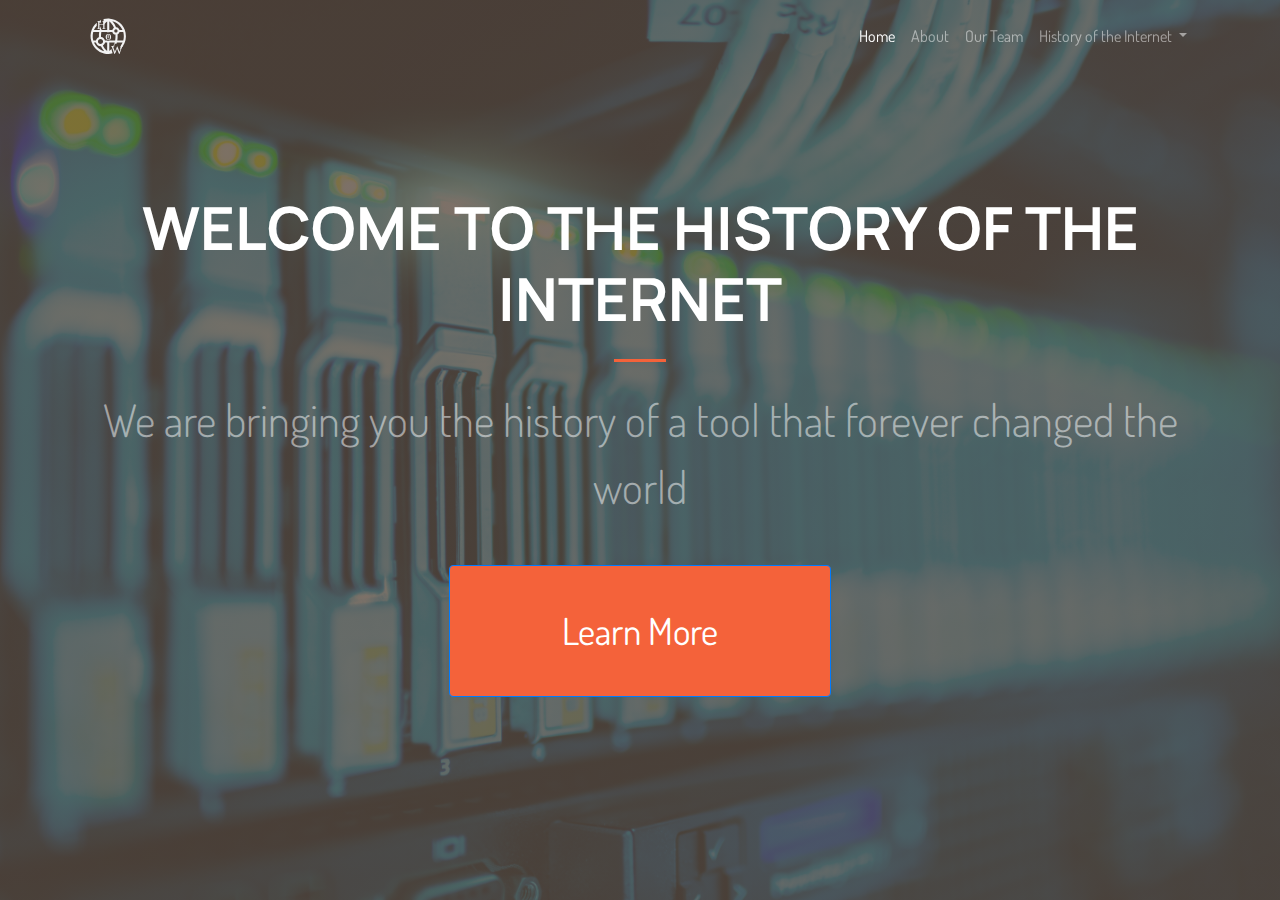
<file: index.html>
<!doctype html>
<html lang="en">
<head>
	<!-- Font links -->
	<link href="https://fonts.googleapis.com/css2?family=Manrope:wght@500&display=swap" rel="stylesheet">
	<link href="https://fonts.googleapis.com/css2?family=Dosis&display=swap" rel="stylesheet"> 
    
    <!-- Required meta tags -->
    <meta charset="utf-8">
    <meta name="viewport" content="width=device-width, initial-scale=1, shrink-to-fit=no">

    <!-- Bootstrap CSS -->
    <link rel="stylesheet" href="css/bootstrap.css">
	
	<style>
		body{
			background-image: linear-gradient(to bottom, rgba(92, 77, 66, 0.8) 0%, rgba(92, 77, 66, 0.8) 100%), url("imgs/serverbackground.jpg");
			background-position: center;
			background-repeat: no-repeat;
			background-attachment: scroll;
			background-size: cover;
			height: 100vh;
		}
		
		hr {
			border: 0;
			border-top: 1px solid rgba(0,0,0, 0.1);
			box-sizing: content-box;
			height: 0;
			overflow: visible;
		}
		
		hr.divider { 
			max-width: 3.25em;
			border-width: 0.2em;
			border-color: #f4623a;
		}
		
		.my-4{
			margin: 1.5em 0;
		}
		
		a.btn{
			padding: 1em 3em;
		}
		
		a.btn-primary{
			background: #F4623A;			
		}
		
		a.btn-primary:hover, a.btn-primary:focus, a.btn-primary:active, a.btn-primary.active, .open>.dropdown-toggle.btn-primary {
			background-color: #C12F07;
		}
		
		/*XS Devices*/
		@media (max-width: 576px){
			h1{
				font-size: 2rem;
			}
			p{
				font-size: 1.5rem;
			}
			a.btn{
				font-size: 1.25rem;
			}
			
		}
		
		@media (min-width: 576px) {
			h1{
				font-size: 2.336rem;
			}
			p{
				font-size: 1.752rem;
			}
			a.btn{
				font-size: 1.46rem;
			}
		}
		
		@media (min-width: 768px){
			h1{
				font-size: 2.728rem;
			}
			p{
				font-size: 2.046rem;
			}
			a.btn{
				font-size: 1.705rem;
			}
		}
		
		@media (max-width: 992px){
			.navbar-collapse{
				background-color: #576066;
				padding: 0px 25px;
			}
		
			.dropdown-item{
				color: rgba(255, 255, 255, 0.5);
				padding: 0px 25px;
				background-color: #576066;
				border-bottom: thin solid rgba(255, 255, 255, 0.5);
			}
			
			.dropdown-item:hover{
				color: rgba(255, 255, 255, 0.5);
				background-color: #3E474D;
			}
			
			.dropdown-menu{
				background-color: #576066;
				
				border: none;
			}
			
			.dropdown-item:last-child{
				border-bottom: none;
			}
		}
		
		@media (min-width: 992px){
			h1{
				font-size: 3.187rem;
			}
			p{
				font-size: 2.390rem;
			}
			a.btn{
				font-size: 1.992rem;
			}
		}		
		
		@media (min-width: 1200px){
			h1{
				font-size: 3.722rem;
			}
			p{
				font-size: 2.792rem;
			}
			a.btn{
				font-size: 2.326rem;
			}
		}

    </style>

    <title>Home Page</title>
</head>
<body>
    <!-- Navigation Bar -->
		<nav class="navbar navbar-expand-lg fixed-top navbar-dark">
			<div class="container">
				<a class="navbar-brand" href="index.html"><img src="icons/Website_Icon_White.svg" width="45px" height="45px" alt="" style=""></a> 
				<button class="navbar-toggler" type="button" data-toggle="collapse" data-target="#navbarSupportedContent" aria-controls="navbarSupportedContent" aria-expanded="false" aria-label="Toggle navigation">
			   		<span class="navbar-toggler-icon"></span>
			    </button>
			   <div class="collapse navbar-collapse" id="navbarSupportedContent">
				  <ul class="navbar-nav ml-auto">
					 <li class="nav-item active">
						<a class="nav-link" href="index.html">Home <span class="sr-only">(current)</span></a>
					 </li>
					 <li class="nav-item">
						<a class="nav-link" href="docs/about.html">About</a>
					 </li>
					  <li class="nav-item">
						<a class="nav-link" href="docs/ourteam.html">Our Team</a>
					 </li>
					 <li class="nav-item dropdown" >
						<a class="nav-link dropdown-toggle" href="#" id="navbarDropdown" role="button" data-toggle="dropdown" aria-haspopup="true" aria-expanded="false">
						History of the Internet
						</a>
						 <div class="dropdown-menu" aria-labelledby="navbarDropdown">
							 <a href="docs/inventionoftheinterent.html" class="dropdown-item">Invention of the Internet</a>
							 <a href="docs/browserwars.html" class="dropdown-item">Browser Wars</a>
							 <a href="docs/internetsearch.html" class="dropdown-item">Internet Search Page</a>
							 <a href="docs/dotcombubble.html" class="dropdown-item">Dot Com Bubble</a>
							 <a href="docs/people.html" class="dropdown-item">People</a>
						 </div>
					 </li>
				  </ul>
			   </div>
			</div>
		   
		</nav>    	
    <!-- END: Navigation Bar -->
	
	<div class="container-fluid" style="padding-top: 15%">
		<div class="container">
			<div class="row align-items-center justify-content-center text-center">
				<div class="col-xl-12">
					<h1 class="text-uppercase text-white font-weight-bold">Welcome to the History of the Internet</h1>
					<hr class="divider my-4" style="margin: 0 auto;">
				</div>
				<div class="col-xl-12">
					<p class="text-white-50 font-weight-light">We are bringing you the history of a tool that forever changed the world</p>
					<a class="btn btn-primary btn-xl" href="docs/about.html">Learn More</a>
					</div>
				</div>
			</div>
	</div>

    <!-- Optional JavaScript -->
    <!-- jQuery first, then Popper.js, then Bootstrap JS -->
    <script src="https://code.jquery.com/jquery-3.5.1.slim.min.js" integrity="sha384-DfXdz2htPH0lsSSs5nCTpuj/zy4C+OGpamoFVy38MVBnE+IbbVYUew+OrCXaRkfj" crossorigin="anonymous"></script>
    <script src="https://cdn.jsdelivr.net/npm/popper.js@1.16.1/dist/umd/popper.min.js" integrity="sha384-9/reFTGAW83EW2RDu2S0VKaIzap3H66lZH81PoYlFhbGU+6BZp6G7niu735Sk7lN" crossorigin="anonymous"></script>
    <script src="https://stackpath.bootstrapcdn.com/bootstrap/4.5.2/js/bootstrap.min.js" integrity="sha384-B4gt1jrGC7Jh4AgTPSdUtOBvfO8shuf57BaghqFfPlYxofvL8/KUEfYiJOMMV+rV" crossorigin="anonymous"></script>

</body>
</html>
</file>
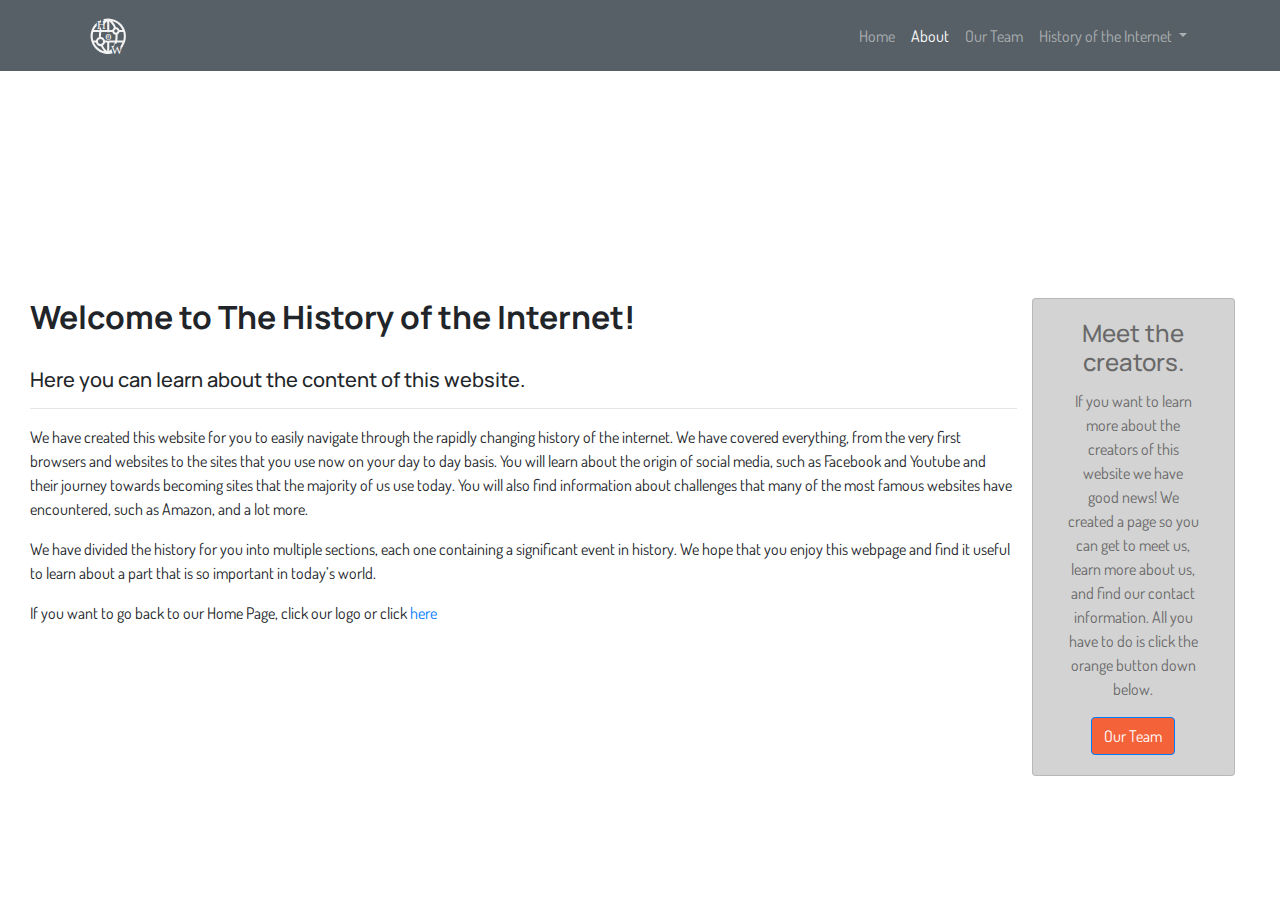
<file: docs/about.html>
<!DOCTYPE html>
<html lang="en">
<head>
	<style>
		div.title{
			margin-top: 70px;
			background: url("https://images.pexels.com/photos/1293120/pexels-photo-1293120.jpeg?auto=compress&cs=tinysrgb&dpr=2&h=650&w=940");
			background-size: cover;
			background-position: 0 50%;
			padding-top:50px;
			padding-bottom:50px;
			margin-bottom:60px;
			text-align:center;
		}
		div.content{
			margin-left: 70px;
			margin-right: 50px;
			width: 1200px;
			float: left
		}
		a.btn-primary{
			background: #F4623A;
		}
		div.card {
			background: lightgray;
			text-align:center;
		}
		h4.card-title{
			text-align:center;
		}
		div.card-body{
			background-color:lightgray;
			color: dimgray;
		}
		
		@media (max-width: 992px){
			.navbar-collapse{
				background-color: #576066;
				padding: 0px 25px;
			}
		
			a.dropdown-item{
				color: rgba(255, 255, 255, 0.5);
				padding: 0px 25px;
				background-color: #576066;
				border-bottom: thin solid rgba(255, 255, 255, 0.5);
			}
			
			a.dropdown-item:hover{
				color: rgba(255, 255, 255, 0.5);
				background-color: #3E474D;
			}
			
			.dropdown-menu.show{
				background-color: #576066;
				
				border: none;
			}
			
			.dropdown-item:last-child{
				border-bottom: none;
			}
		}
		
	</style>
	<!-- Font links -->
	<link href="https://fonts.googleapis.com/css2?family=Manrope:wght@500&display=swap" rel="stylesheet">
	<link href="https://fonts.googleapis.com/css2?family=Dosis&display=swap" rel="stylesheet"> 
	
    <meta charset="UTF-8">
    <meta name="viewport" content="width=device-width, initial-scale=1, shrink-to-fit=no">

    <!-- Bootstrap CSS -->
    <link rel="stylesheet" href="../css/bootstrap.css">

    <title>About Page</title>
</head>
<body>
    <!-- Navigation Bar -->
	<nav class="navbar navbar-expand-lg fixed-top navbar-dark" style="background-color: #576066">
			<div class="container">
				<a class="navbar-brand" href="../index.html"><img src="../icons/Website_Icon_White.svg" width="45px" height="45px" alt="" style=""></a> 
				<button class="navbar-toggler" type="button" data-toggle="collapse" data-target="#navbarSupportedContent" aria-controls="navbarSupportedContent" aria-expanded="false" aria-label="Toggle navigation">
			   		<span class="navbar-toggler-icon"></span>
			    </button>
			   <div class="collapse navbar-collapse" id="navbarSupportedContent">
				  <ul class="navbar-nav ml-auto">
					 <li class="nav-item">
						<a class="nav-link" href="../index.html">Home</a>
					 </li>
					 <li class="nav-item active">
						<a class="nav-link" href="about.html">About <span class="sr-only">(current)</span></a>
					 </li>
					  <li class="nav-item">
						<a class="nav-link" href="ourteam.html">Our Team</a>
					 </li>
					 <li class="nav-item dropdown" >
						<a class="nav-link dropdown-toggle" href="#" id="navbarDropdown" role="button" data-toggle="dropdown" aria-haspopup="true" aria-expanded="false">
						History of the Internet
						</a>
						<div class="dropdown-menu" aria-labelledby="navbarDropdown">
							<a href="inventionoftheinterent.html" class="dropdown-item">Invention of the Internet</a>
							<a href="browserwars.html" class="dropdown-item">Browser Wars</a>
							<a href="internetsearch.html" class="dropdown-item">Internet Search Page</a>
							<a href="dotcombubble.html" class="dropdown-item">Dot Com Bubble</a>
							<a href="people.html" class="dropdown-item">People</a>
						</div>
					 </li>
				  </ul>
			   </div>
			</div>
		   
		</nav>    	
    <!-- END: Navigation Bar -->

<!-- page content -->
	<div class="title">
    	<h1 style="font-size:50px; color:white"> About </h1>
	</div>
	<div class="container-fluid">
		<div class="row col-xl-12 justify-content-center">
			<div class="col-xl-10" id="content">
				<h2><strong>
					Welcome to The History of the Internet! </strong></h2>
				<br>
				<h5> Here you can learn about the content of this website. </h5>
				<hr>
				<p>
				We have created this website for you to easily navigate through the rapidly changing history of the internet. We have covered everything, from the very first browsers and websites to the sites that you use now on your day to day basis. You will learn about the origin of social media, such as Facebook and Youtube and their journey towards becoming sites that the majority of us use today. You will also find information about challenges that many of the most famous websites have encountered, such as Amazon, and a lot more.
				</p>
				<p>
					We have divided the history for you into multiple sections, each one containing a significant event in history. We hope that you enjoy this webpage and find it useful to learn about a part that is so important in today’s world.
				</p>
				<p>
					If you want to go back to our Home Page, click our logo or click <a href="../index.html">here</a>
				</p>
			</div>
			<div class="card col-xl-2 col-md-8 col-sm-10" >
				<div class="card-body">
					<h4 class="card-title">Meet the creators.</h4>
					<p class="card-text">If you want to learn more about the creators of this website we have good news! We created a page so you can get to meet us, learn more about us, and find our contact information. All you have to do is click the orange button down below.</p>
					<a href="../docs/ourteam.html" class="btn btn-primary btn-xl">Our Team</a>
				</div>
			</div>
		</div>
	</div>
	

<!-- Optional JavaScript -->
        <!-- jQuery first, then Popper.js, then Bootstrap JS -->
        <script src="https://code.jquery.com/jquery-3.5.1.slim.min.js" integrity="sha384-DfXdz2htPH0lsSSs5nCTpuj/zy4C+OGpamoFVy38MVBnE+IbbVYUew+OrCXaRkfj" crossorigin="anonymous"></script>
        <script src="https://cdn.jsdelivr.net/npm/popper.js@1.16.1/dist/umd/popper.min.js" integrity="sha384-9/reFTGAW83EW2RDu2S0VKaIzap3H66lZH81PoYlFhbGU+6BZp6G7niu735Sk7lN" crossorigin="anonymous"></script>
        <script src="https://stackpath.bootstrapcdn.com/bootstrap/4.5.2/js/bootstrap.min.js" integrity="sha384-B4gt1jrGC7Jh4AgTPSdUtOBvfO8shuf57BaghqFfPlYxofvL8/KUEfYiJOMMV+rV" crossorigin="anonymous"></script>
</body>
</html>
</file>
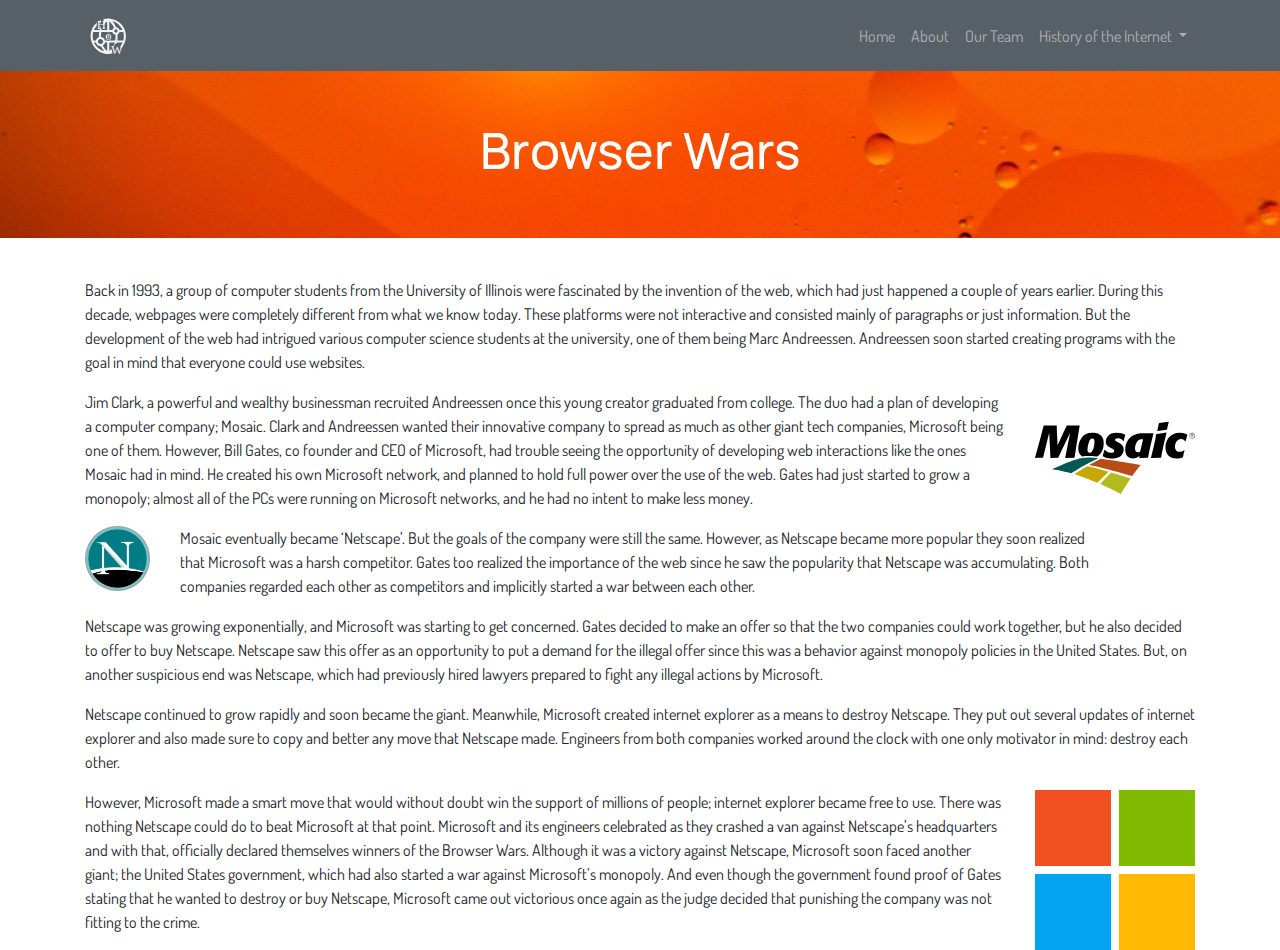
<file: docs/browserwars.html>
<!DOCTYPE html>
<html lang="en">
<head>
	<!-- Font links -->
	<link href="https://fonts.googleapis.com/css2?family=Manrope:wght@500&display=swap" rel="stylesheet">
	<link href="https://fonts.googleapis.com/css2?family=Dosis&display=swap" rel="stylesheet"> 
	
    <meta charset="UTF-8">
    <meta name="viewport" content="width=device-width, initial-scale=1, shrink-to-fit=no">

    <!-- Bootstrap CSS -->
    <link rel="stylesheet" href="../css/bootstrap.css">

    <title>Browser Wars</title>
	<style>
		div.containers{
			text-align:center;
			padding-top:50px;
			padding-bottom:50px;
			margin-bottom:40px;
			background-image: url("../imgs/orange_bubbles.jpg");
			background-position: center 200px;
			background-size: cover;
			color:white;
			margin-top:70px;
		}
		h1{
			font-size:50px;
		}
		
		@media (max-width: 992px){
			.navbar-collapse{
				background-color: #576066;
				padding: 0px 25px;
			}
		
			.dropdown-item{
				color: rgba(255, 255, 255, 0.5);
				padding: 0px 25px;
				background-color: #576066;
				border-bottom: thin solid rgba(255, 255, 255, 0.5);
			}
			
			.dropdown-item:hover{
				color: rgba(255, 255, 255, 0.5);
				background-color: #3E474D;
			}
			
			.dropdown-menu{
				background-color: #576066;
				
				border: none;
			}
			
			.dropdown-item:last-child{
				border-bottom: none;
			}
		}

	</style>
</head>
<body>

    <!-- Navigation Bar -->
	<nav class="navbar navbar-expand-lg fixed-top navbar-dark" style="background-color: #576066">
			<div class="container">
				<a class="navbar-brand" href="../index.html"><img src="../icons/Website_Icon_White.svg" width="45px" height="45px" alt="" style=""></a> 
				<button class="navbar-toggler" type="button" data-toggle="collapse" data-target="#navbarSupportedContent" aria-controls="navbarSupportedContent" aria-expanded="false" aria-label="Toggle navigation">
			   		<span class="navbar-toggler-icon"></span>
			    </button>
			   <div class="collapse navbar-collapse" id="navbarSupportedContent">
				  <ul class="navbar-nav ml-auto">
					 <li class="nav-item">
						<a class="nav-link" href="../index.html">Home</a>
					 </li>
					 <li class="nav-item">
						<a class="nav-link" href="about.html">About </a>
					 </li>
					  <li class="nav-item">
						<a class="nav-link" href="ourteam.html">Our Team</a>
					 </li>
					 <li class="nav-item dropdown" >
						<a class="nav-link dropdown-toggle" href="#" id="navbarDropdown" role="button" data-toggle="dropdown" aria-haspopup="true" aria-expanded="false">
						History of the Internet
						</a>
						 <div class="dropdown-menu" aria-labelledby="navbarDropdown">
							 <a href="inventionoftheinterent.html" class="dropdown-item">Invention of the Internet</a>
							 <a href="browserwars.html" class="dropdown-item">Browser Wars</a>
							 <a href="internetsearch.html" class="dropdown-item">Internet Search Page</a>
							 <a href="dotcombubble.html" class="dropdown-item">Dot Com Bubble</a>
							 <a href="people.html" class="dropdown-item">People</a>
						 </div>
					 </li>
				  </ul>
			   </div>
			</div>
		   
		</nav>    	
    <!-- END: Navigation Bar -->

        <!--paragraph content -->
	<div>
		<div class="containers">
        <h1>Browser Wars</h1>
		</div>
		<div class="container">
			<div class="row">
				<p class="col-xl-12">
					Back in 1993, a group of computer students from the University of Illinois were fascinated by the invention of the web, which had just happened a couple of years earlier. During this decade, webpages were completely different from what we know today. These platforms were not interactive and consisted mainly of paragraphs or just information. But the development of the web had intrigued various computer science students at the university, one of them being Marc Andreessen. Andreessen soon started creating programs with the goal in mind that everyone could use websites.
				</p>
				<p class="col-xl-10 col-8">
					Jim Clark, a powerful and wealthy businessman recruited Andreessen once this young creator graduated from college. The duo had a plan of developing a computer company; Mosaic. Clark and Andreessen wanted their innovative company to spread as much as other giant tech companies, Microsoft being one of them. However, Bill Gates, co founder and CEO of Microsoft, had trouble seeing the opportunity of developing web interactions like the ones Mosaic had in mind. He created his own Microsoft network, and planned to hold full power over the use of the web. Gates had just started to grow a monopoly; almost all of the PCs were running on Microsoft networks, and he had no intent to make less money.
				</p>
				<img class="col-xl-2 col-4" src="../imgs/Mosaic.svg" alt="">
				
				<img class="col-xl-1 col-3" src="../imgs/netscape-round.png" alt="" height="100%">
				<p class="col-xl-10 col-9">
					Mosaic eventually became ‘Netscape’. But the goals of the company were still the same. However, as Netscape became more popular they soon realized that Microsoft was a harsh competitor. Gates too realized the importance of the web since he saw the popularity that Netscape was accumulating. Both companies regarded each other as competitors and implicitly started a war between each other.
				</p>
				<p class="col-xl-12">
					Netscape was growing exponentially, and Microsoft was starting to get concerned. Gates decided to make an offer so that the two companies could work together, but he also decided to offer to buy Netscape. Netscape saw this offer as an opportunity to put a demand for the illegal offer since this was a behavior against monopoly policies in the United States. But, on another suspicious end was Netscape, which had previously hired lawyers prepared to fight any illegal actions by Microsoft.
				</p>
				<p class="col-xl-12">
					Netscape continued to grow rapidly and soon became the giant. Meanwhile, Microsoft created internet explorer as a means to destroy Netscape. They put out several updates of internet explorer and also made sure to copy and better any move that  Netscape made. Engineers from both companies worked around the clock with one only motivator in mind: destroy each other.
				</p>
				<p class="col-xl-10 col-8">
					However, Microsoft made a smart move that would without doubt win the support of millions of people; internet explorer became free to use. There was nothing Netscape could do to beat Microsoft at that point. Microsoft and its engineers celebrated as they crashed a van against Netscape’s headquarters and with that, officially declared themselves winners of the Browser Wars. Although it was a victory against Netscape, Microsoft soon faced another giant; the United States government, which had also started a war against Microsoft’s monopoly. And even though the government found proof of Gates stating that he wanted to destroy or buy Netscape, Microsoft came out victorious once again as the judge decided that punishing the company was not fitting to the crime.
				</p>
				<img class="col-xl-2 col-4" src="../imgs/msft_logo_print.svg" alt="">
			</div>
		</div>
	</div>
	<!-- Optional JavaScript -->
        <!-- jQuery first, then Popper.js, then Bootstrap JS -->
        <script src="https://code.jquery.com/jquery-3.5.1.slim.min.js" integrity="sha384-DfXdz2htPH0lsSSs5nCTpuj/zy4C+OGpamoFVy38MVBnE+IbbVYUew+OrCXaRkfj" crossorigin="anonymous"></script>
        <script src="https://cdn.jsdelivr.net/npm/popper.js@1.16.1/dist/umd/popper.min.js" integrity="sha384-9/reFTGAW83EW2RDu2S0VKaIzap3H66lZH81PoYlFhbGU+6BZp6G7niu735Sk7lN" crossorigin="anonymous"></script>
        <script src="https://stackpath.bootstrapcdn.com/bootstrap/4.5.2/js/bootstrap.min.js" integrity="sha384-B4gt1jrGC7Jh4AgTPSdUtOBvfO8shuf57BaghqFfPlYxofvL8/KUEfYiJOMMV+rV" crossorigin="anonymous"></script>
</body>
</html>
</file>
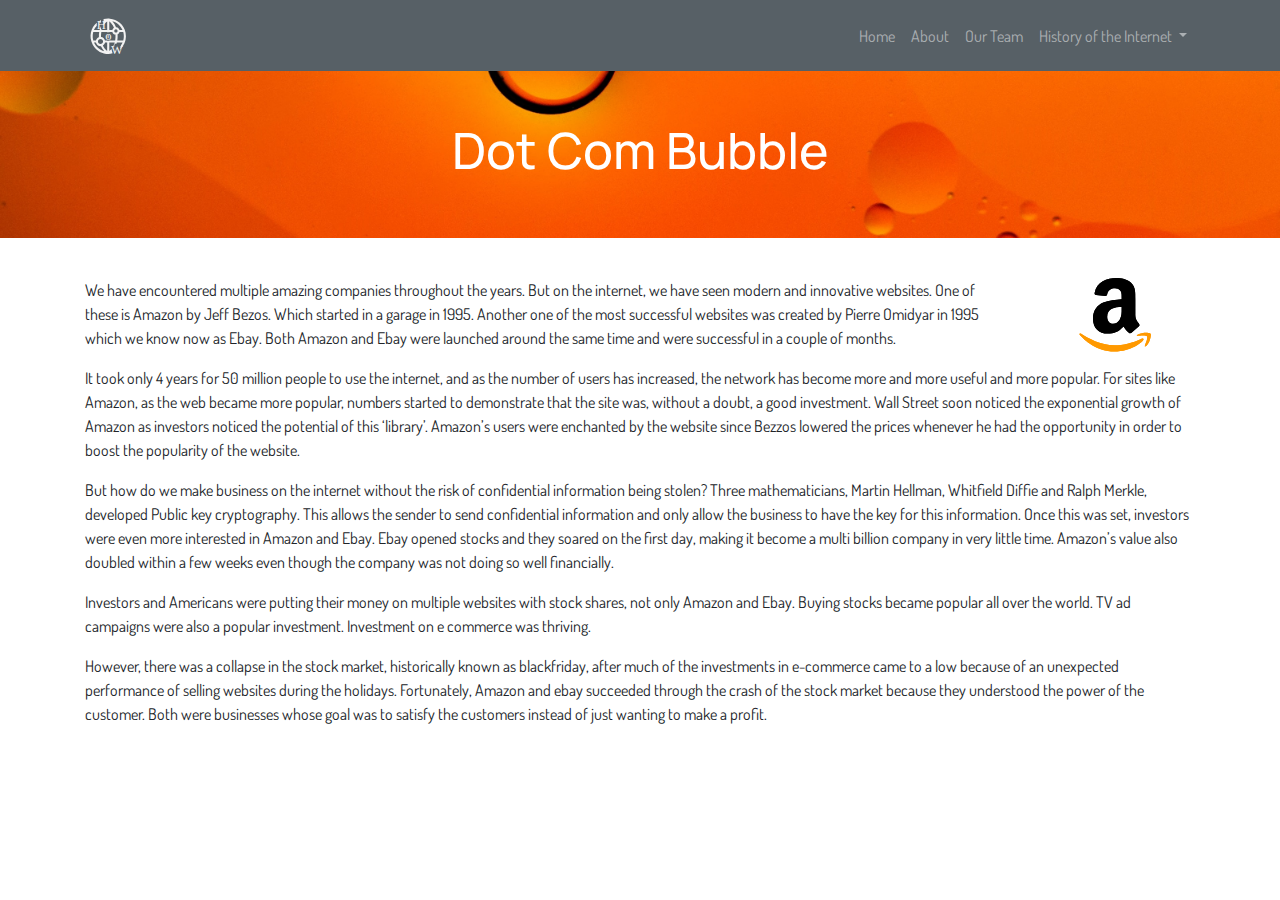
<file: docs/dotcombubble.html>
<!DOCTYPE html>
<html lang="en">
<head>
	<!-- Font links -->
	<link href="https://fonts.googleapis.com/css2?family=Manrope:wght@500&display=swap" rel="stylesheet">
	<link href="https://fonts.googleapis.com/css2?family=Dosis&display=swap" rel="stylesheet"> 
	
    <meta charset="UTF-8">
    <meta name="viewport" content="width=device-width, initial-scale=1, shrink-to-fit=no">

    <!-- Bootstrap CSS -->
    <link rel="stylesheet" href="../css/bootstrap.css">

    <title>Dot Com Bubble</title>
	<style>
		div.containers{
			text-align:center;
			padding-top:50px;
			padding-bottom:50px;
			margin-bottom:40px;
			background-image: url("../imgs/orange_bubbles.jpg");
			background-position: center 270px;
			background-size: cover;
			color:white;
			margin-top:70px;
		}
		h1 {
			font-size: 50px;
		}
		
		@media (max-width: 992px){
			.navbar-collapse{
				background-color: #576066;
				padding: 0px 25px;
			}
		
			.dropdown-item{
				color: rgba(255, 255, 255, 0.5);
				padding: 0px 25px;
				background-color: #576066;
				border-bottom: thin solid rgba(255, 255, 255, 0.5);
			}
			
			.dropdown-item:hover{
				color: rgba(255, 255, 255, 0.5);
				background-color: #3E474D;
			}
			
			.dropdown-menu{
				background-color: #576066;
				
				border: none;
			}
			
			.dropdown-item:last-child{
				border-bottom: none;
			}
		}
		
	</style>
</head>
<body>

    <!-- Navigation Bar -->
	<nav class="navbar navbar-expand-lg fixed-top navbar-dark" style="background-color: #576066">
			<div class="container">
				<a class="navbar-brand" href="../index.html"><img src="../icons/Website_Icon_White.svg" width="45px" height="45px" alt="" style=""></a> 
				<button class="navbar-toggler" type="button" data-toggle="collapse" data-target="#navbarSupportedContent" aria-controls="navbarSupportedContent" aria-expanded="false" aria-label="Toggle navigation">
			   		<span class="navbar-toggler-icon"></span>
			    </button>
			   <div class="collapse navbar-collapse" id="navbarSupportedContent">
				  <ul class="navbar-nav ml-auto">
					 <li class="nav-item">
						<a class="nav-link" href="../index.html">Home</a>
					 </li>
					 <li class="nav-item">
						<a class="nav-link" href="about.html">About </a>
					 </li>
					  <li class="nav-item">
						<a class="nav-link" href="ourteam.html">Our Team</a>
					 </li>
					 <li class="nav-item dropdown" >
						<a class="nav-link dropdown-toggle" href="#" id="navbarDropdown" role="button" data-toggle="dropdown" aria-haspopup="true" aria-expanded="false">
						History of the Internet
						</a>
						 <div class="dropdown-menu" aria-labelledby="navbarDropdown">
							 <a href="inventionoftheinterent.html" class="dropdown-item">Invention of the Internet</a>
							 <a href="browserwars.html" class="dropdown-item">Browser Wars</a>
							 <a href="internetsearch.html" class="dropdown-item">Internet Search Page</a>
							 <a href="dotcombubble.html" class="dropdown-item">Dot Com Bubble</a>
							 <a href="people.html" class="dropdown-item">People</a>
						 </div>
					 </li>
				  </ul>
			   </div>
			</div>
		   
		</nav>    	
    <!-- END: Navigation Bar -->
	
	<!-- Content-->
	<div class="containers">
    	<h1> Dot Com Bubble</h1>
	</div>
	<div class="container">
		<div class="row">
			<p class="col-xl-10 col-8">We have encountered multiple amazing companies throughout the years. But on the internet, we have seen modern and innovative websites. One of these is Amazon by Jeff Bezos. Which started in a garage in 1995. Another one of the most successful websites was created by Pierre Omidyar in 1995 which we know now as Ebay. Both Amazon and Ebay were launched around the same time and were successful in a couple of months.</p>
			
			<img class="col-xl-2 col-4" src="../imgs/amazon-icon.svg" alt="" height="75px">
			
			<p class="col-xl-12">It took only 4 years for 50 million people to use the internet, and as the number of users has increased, the network has become more and more useful and more popular. For sites like Amazon, as the web became more popular, numbers started to demonstrate that the site was, without a doubt, a good investment. Wall Street soon noticed the exponential growth of Amazon as investors noticed the potential of this ‘library’. Amazon’s users were enchanted by the website since Bezzos lowered the prices whenever he had the opportunity in order to boost the popularity of the website.
			</p>
			<p class="col-xl-12">
			But how do we make business on the internet without the risk of confidential information being stolen? Three mathematicians, Martin Hellman, Whitfield Diffie and Ralph Merkle, developed Public key cryptography. This allows the sender to send confidential information and only allow the business to have the key for this information. Once this was set, investors were even more interested in Amazon and Ebay. Ebay opened stocks and they soared on the first day, making it become a  multi billion company in very little time.  Amazon’s value also doubled within a few weeks even though the company was not doing so well financially.
			</p>
			<p class="col-xl-12">
			Investors and Americans were putting their money on multiple websites with stock shares, not only Amazon and Ebay. Buying stocks became popular all over the world. TV ad campaigns were also a popular investment. Investment on e commerce was thriving.
			</p>
			<p class="col-xl-12">
			However, there was a collapse in the stock market, historically known as blackfriday, after much of the investments in e-commerce came to a low because of an unexpected performance of selling websites during the holidays. Fortunately, Amazon and ebay succeeded through the crash of the stock market because they understood the power of the customer. Both were businesses whose goal was to satisfy the customers instead of just wanting to make a profit.
			</p>
		</div>
	</div>

    <!-- Optional JavaScript -->
    <!-- jQuery first, then Popper.js, then Bootstrap JS -->
    <script src="https://code.jquery.com/jquery-3.5.1.slim.min.js" integrity="sha384-DfXdz2htPH0lsSSs5nCTpuj/zy4C+OGpamoFVy38MVBnE+IbbVYUew+OrCXaRkfj" crossorigin="anonymous"></script>
    <script src="https://cdn.jsdelivr.net/npm/popper.js@1.16.1/dist/umd/popper.min.js" integrity="sha384-9/reFTGAW83EW2RDu2S0VKaIzap3H66lZH81PoYlFhbGU+6BZp6G7niu735Sk7lN" crossorigin="anonymous"></script>
    <script src="https://stackpath.bootstrapcdn.com/bootstrap/4.5.2/js/bootstrap.min.js" integrity="sha384-B4gt1jrGC7Jh4AgTPSdUtOBvfO8shuf57BaghqFfPlYxofvL8/KUEfYiJOMMV+rV" crossorigin="anonymous"></script>

    
</body>
</html>
</file>
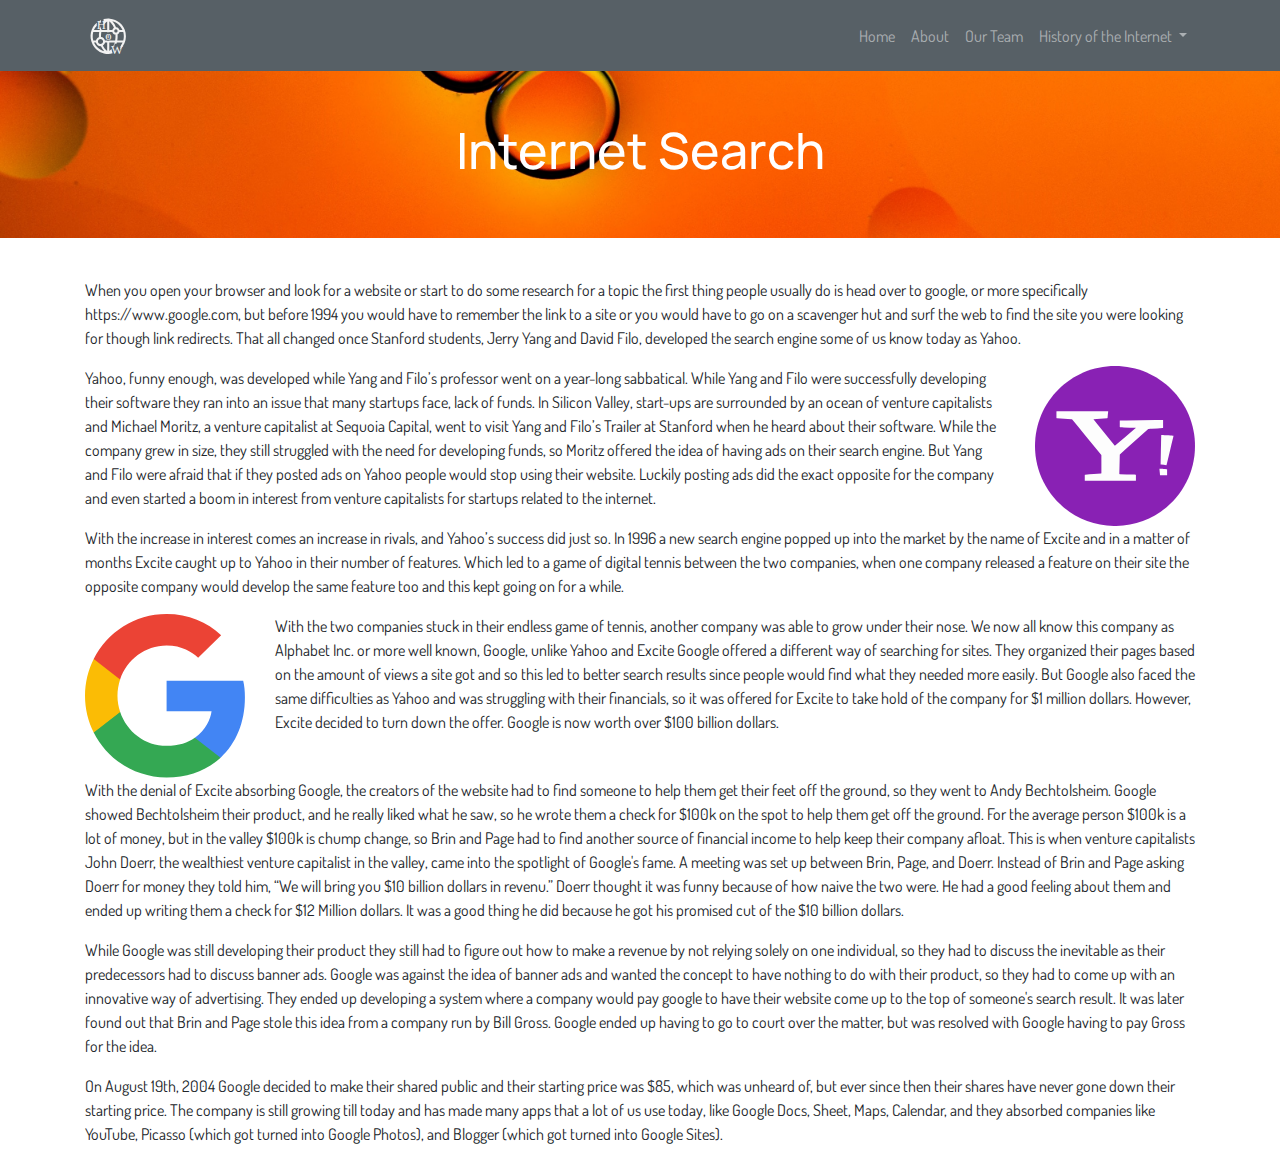
<file: docs/internetsearch.html>
<!DOCTYPE html>
<html lang="en">
<head>
	<!-- Font links -->
	<link href="https://fonts.googleapis.com/css2?family=Manrope:wght@500&display=swap" rel="stylesheet">
	<link href="https://fonts.googleapis.com/css2?family=Dosis&display=swap" rel="stylesheet"> 
	
    <meta charset="UTF-8">
    <meta name="viewport" content="width=device-width, initial-scale=1, shrink-to-fit=no">

    <!-- Bootstrap CSS -->
    <link rel="stylesheet" href="../css/bootstrap.css">

    <title>Internet Search</title>
	<style>
		div.containers{
			text-align:center;
			padding-top:50px;
			padding-bottom:50px;
			margin-bottom:40px;
			background-image: url("../imgs/orange_bubbles.jpg");
			background-position: center 335px;
			background-size: cover;
			color:white;
			margin-top:70px;
		}
		h1 {
			font-size: 50px;
		}
		
		@media (max-width: 992px){
			.navbar-collapse{
				background-color: #576066;
				padding: 0px 25px;
			}
		
			.dropdown-item{
				color: rgba(255, 255, 255, 0.5);
				padding: 0px 25px;
				background-color: #576066;
				border-bottom: thin solid rgba(255, 255, 255, 0.5);
			}
			
			.dropdown-item:hover{
				color: rgba(255, 255, 255, 0.5);
				background-color: #3E474D;
			}
			
			.dropdown-menu{
				background-color: #576066;
				
				border: none;
			}
			
			.dropdown-item:last-child{
				border-bottom: none;
			}
		}
	</style>
</head>
<body>
    <!-- Navigation Bar -->
	<nav class="navbar navbar-expand-lg fixed-top navbar-dark" style="background-color: #576066">
			<div class="container">
				<a class="navbar-brand" href="../index.html"><img src="../icons/Website_Icon_White.svg" width="45px" height="45px" alt="" style=""></a> 
				<button class="navbar-toggler" type="button" data-toggle="collapse" data-target="#navbarSupportedContent" aria-controls="navbarSupportedContent" aria-expanded="false" aria-label="Toggle navigation">
			   		<span class="navbar-toggler-icon"></span>
			    </button>
			   <div class="collapse navbar-collapse" id="navbarSupportedContent">
				  <ul class="navbar-nav ml-auto">
					 <li class="nav-item">
						<a class="nav-link" href="../index.html">Home</a>
					 </li>
					 <li class="nav-item ">
						<a class="nav-link" href="about.html">About </a>
					 </li>
					  <li class="nav-item">
						<a class="nav-link" href="ourteam.html">Our Team</a>
					 </li>
					 <li class="nav-item dropdown" >
						<a class="nav-link dropdown-toggle" href="#" id="navbarDropdown" role="button" data-toggle="dropdown" aria-haspopup="true" aria-expanded="false">
						History of the Internet
						</a>
						 <div class="dropdown-menu" aria-labelledby="navbarDropdown">
							 <a href="inventionoftheinterent.html" class="dropdown-item">Invention of the Internet</a>
							 <a href="browserwars.html" class="dropdown-item">Browser Wars</a>
							 <a href="internetsearch.html" class="dropdown-item">Internet Search Page</a>
							 <a href="dotcombubble.html" class="dropdown-item">Dot Com Bubble</a>
							 <a href="people.html" class="dropdown-item">People</a>
						 </div>
					 </li>
				  </ul>
			   </div>
			</div>
		   
		</nav>    	
    <!-- END: Navigation Bar -->

    <!-- Optional JavaScript -->
    <!-- jQuery first, then Popper.js, then Bootstrap JS -->
    <script src="https://code.jquery.com/jquery-3.5.1.slim.min.js" integrity="sha384-DfXdz2htPH0lsSSs5nCTpuj/zy4C+OGpamoFVy38MVBnE+IbbVYUew+OrCXaRkfj" crossorigin="anonymous"></script>
    <script src="https://cdn.jsdelivr.net/npm/popper.js@1.16.1/dist/umd/popper.min.js" integrity="sha384-9/reFTGAW83EW2RDu2S0VKaIzap3H66lZH81PoYlFhbGU+6BZp6G7niu735Sk7lN" crossorigin="anonymous"></script>
    <script src="https://stackpath.bootstrapcdn.com/bootstrap/4.5.2/js/bootstrap.min.js" integrity="sha384-B4gt1jrGC7Jh4AgTPSdUtOBvfO8shuf57BaghqFfPlYxofvL8/KUEfYiJOMMV+rV" crossorigin="anonymous"></script>
<!-- Content-->
		<div class="containers">
    		<h1>Internet Search</h1>
		</div>
		<div class="container">
			<div class="row">
				<p class="col-xl-12">
				 When you open your browser and look for a website or start to do some research for a topic the first thing people usually do is head over to google, or more specifically https://www.google.com, but before 1994 you would have to remember the link to a site or you would have to go on a scavenger hut and surf the web to find the site you were looking for though link redirects. That all changed once Stanford students, Jerry Yang and David Filo, developed the search engine some of us know today as Yahoo.
				</p>
				<p class="col-xl-10 col-8">
				Yahoo, funny enough, was developed while Yang and Filo’s professor went on a year-long sabbatical. While Yang and Filo were successfully developing their software they ran into an issue that many startups face, lack of funds. In Silicon Valley, start-ups are surrounded by an ocean of venture capitalists and Michael Moritz, a venture capitalist at Sequoia Capital, went to visit Yang and Filo’s Trailer at Stanford when he heard about their software. While the company grew in size, they still struggled with the need for developing funds, so Moritz offered the idea of having ads on their search engine. But Yang and Filo were afraid that if they posted ads on Yahoo people would stop using their website. Luckily posting ads did the exact opposite for the company and even started a boom in interest from venture capitalists for startups related to the internet.
				</p>
				<img class="col-xl-2 col-4" src="../imgs/yahoo-icon.svg" alt="" width="50%">

				<p class="col-xl-12">
				With the increase in interest comes an increase in rivals, and Yahoo’s success did just so. In 1996 a new search engine popped up into the market by the name of Excite and in a matter of months Excite caught up to Yahoo in their number of features. Which led to a game of digital tennis between the two companies, when one company released a feature on their site the opposite company would develop the same feature too and this kept going on for a while.
				</p>
				<img class="col-xl-2 col-4" src="../imgs/google-icon.svg" alt="" height="100%">
				<p class="col-xl-10 col-8">
				With the two companies stuck in their endless game of tennis, another company was able to grow under their nose. We now all know this company as Alphabet Inc. or more well known, Google, unlike Yahoo and Excite Google offered a different way of searching for sites. They organized their pages based on the amount of views a site got and so this led to better search results since people would find what they needed more easily. But Google also faced the same difficulties as Yahoo and was struggling with their financials, so it was offered for Excite to take hold of the company for $1 million dollars. However, Excite decided to turn down the offer. Google is now worth over $100 billion dollars.
				</p>
				<p class="col-xl-12">
				With the denial of Excite absorbing Google, the creators of the website had to find someone to help them get their feet off the ground, so they went to Andy Bechtolsheim. Google showed Bechtolsheim their product, and he really liked what he saw, so he wrote them a check for $100k on the spot to help them get off the ground. For the average person $100k is a lot of money, but in the valley $100k is chump change, so Brin and Page had to find another source of financial income to help keep their company afloat. This is when venture capitalists John Doerr, the wealthiest venture capitalist in the valley, came into the spotlight of Google's fame. A meeting was set up between Brin, Page, and Doerr. Instead of Brin and Page asking Doerr for money they told him, “We will bring you $10 billion dollars in revenu.” Doerr thought it was funny because of how naive the two were. He had a good feeling about them and ended up writing them a check for $12 Million dollars. It was a good thing he did because he got his promised cut of the $10 billion dollars.
				</p>
				<p class="col-xl-12">
				While Google was still developing their product they still had to figure out how to make a revenue by not relying solely on one individual, so they had to discuss the inevitable as their predecessors had to discuss banner ads. Google was against the idea of banner ads and wanted the concept to have nothing to do with their product, so they had to come up with an innovative way of advertising. They ended up developing a system where a company would pay google to have their website come up to the top of someone's search result. It was later found out that Brin and Page stole this idea from a company run by Bill Gross. Google ended up having to go to court over the matter, but was resolved with Google having to pay Gross for the idea.
				</p>
				<p class="col-xl-12" >
				On August 19th, 2004 Google decided to make their shared public and their starting price was $85, which was unheard of, but ever since then their shares have never gone down their starting price. The company is still growing till today and has made many apps that a lot of us use today, like Google Docs, Sheet, Maps, Calendar, and they absorbed companies like YouTube, Picasso (which got turned into Google Photos), and Blogger (which got turned into Google Sites).
				</p>
			</div>
		</div>
	
</body>
</html>
</file>
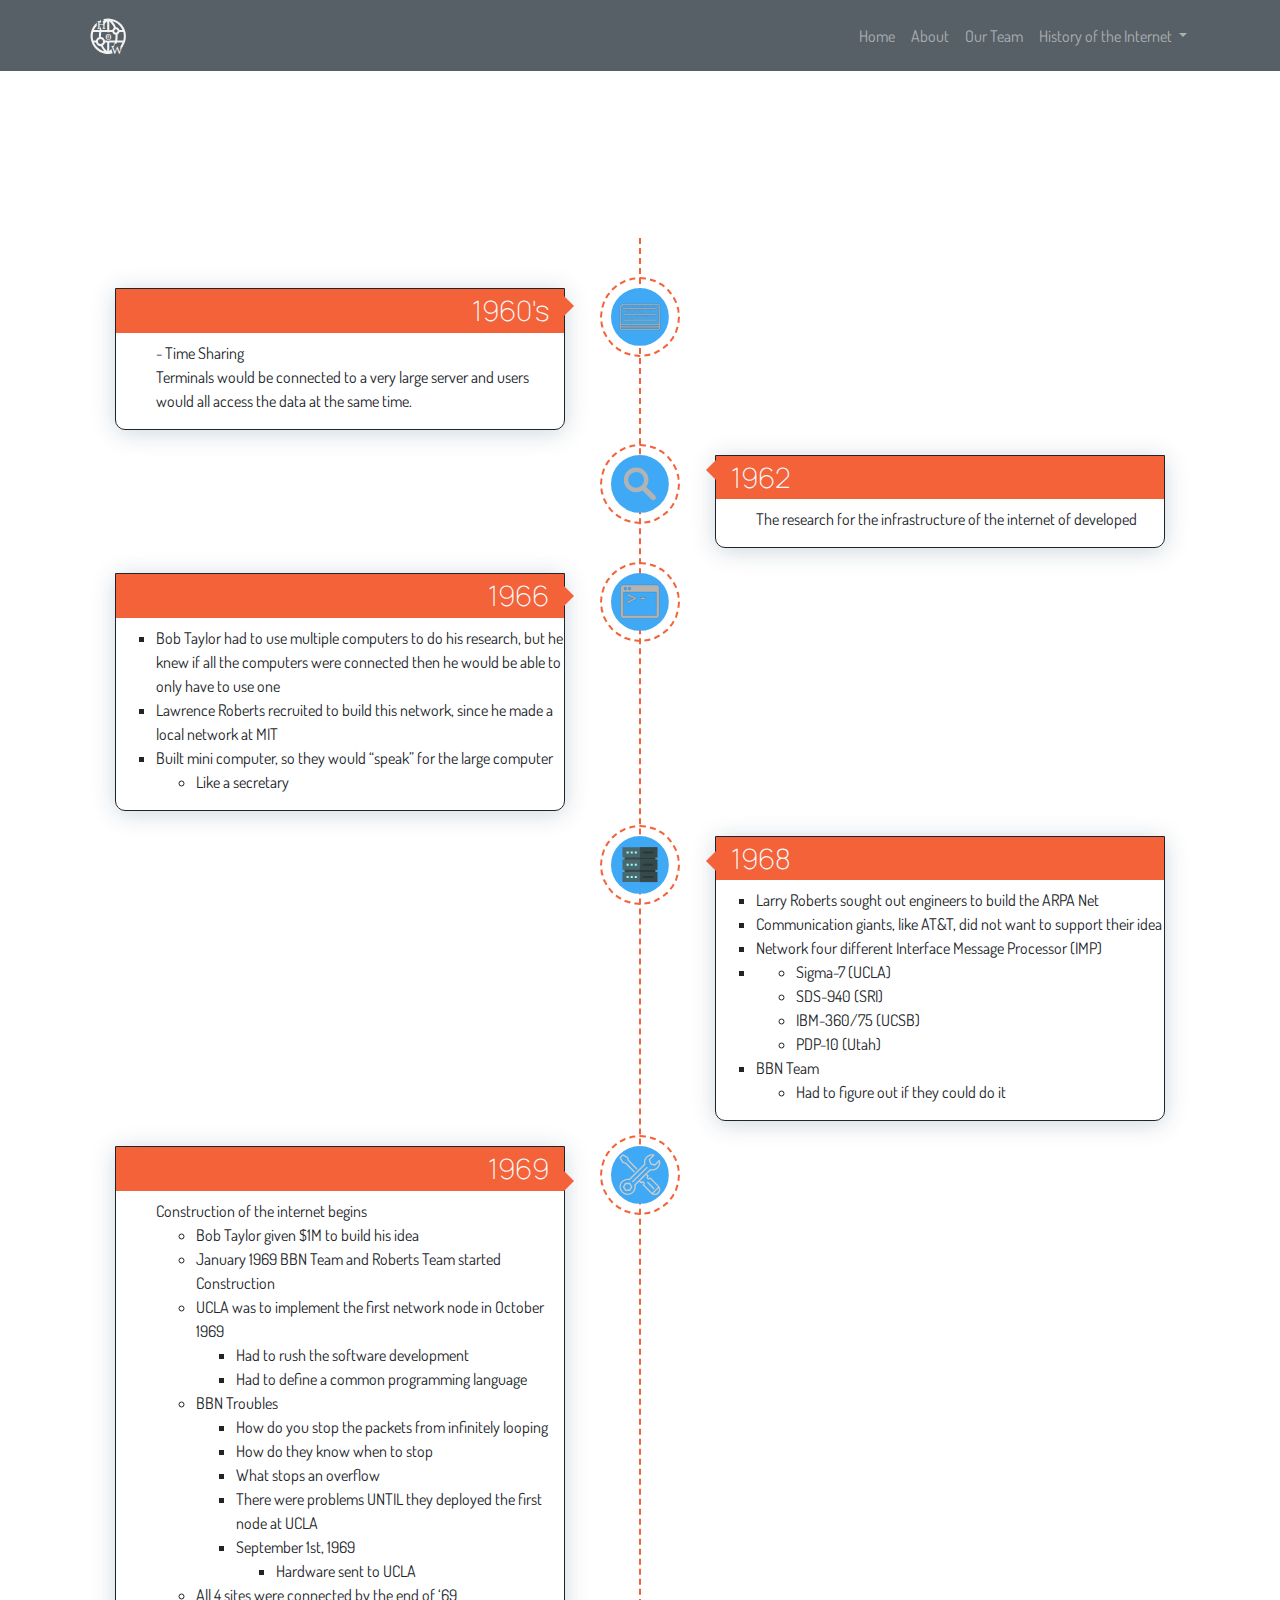
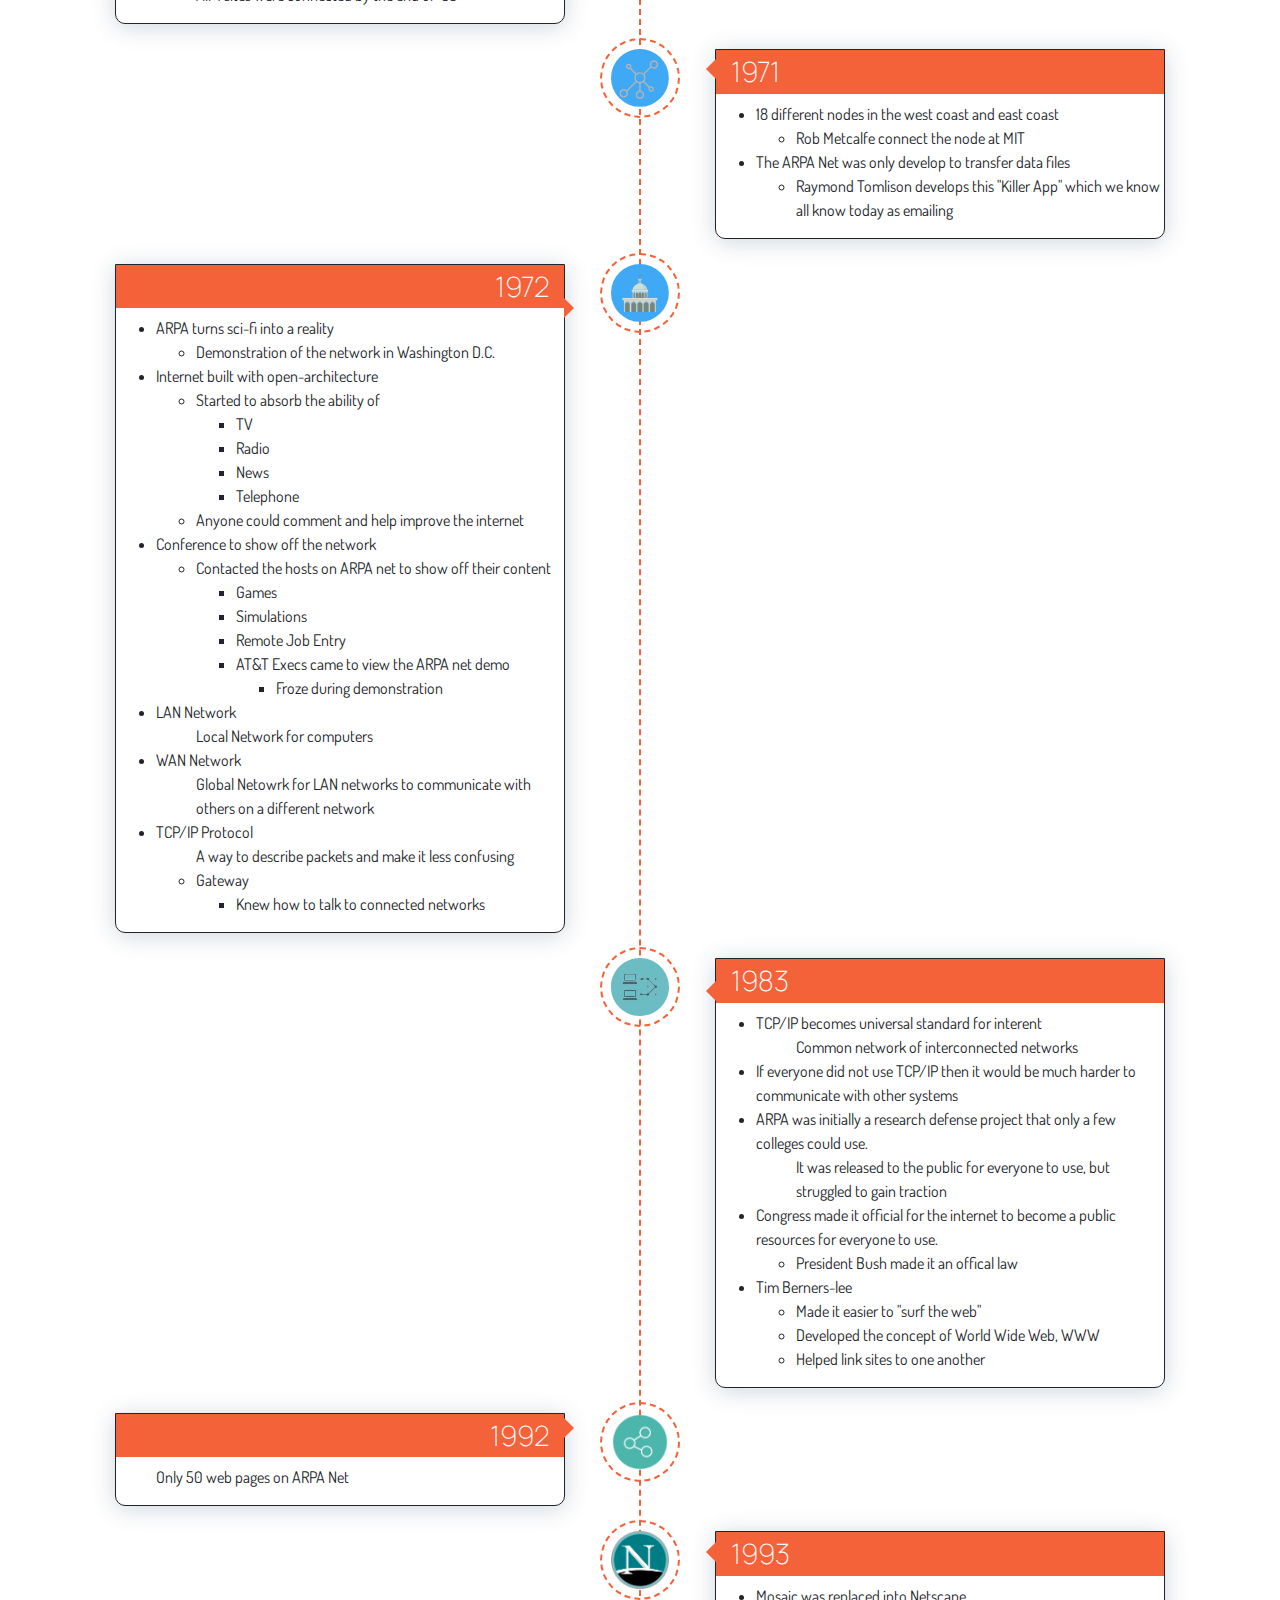
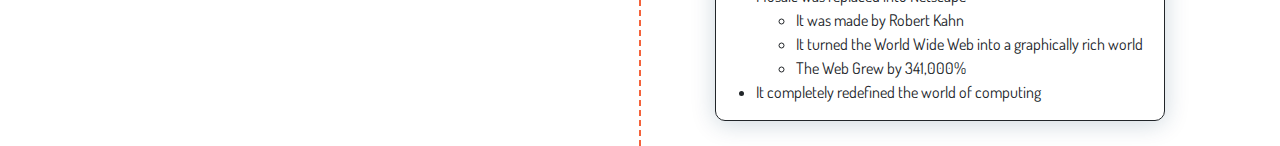
<file: docs/inventionoftheinterent.html>
<!DOCTYPE html>
<html lang="en">
<head>
	<!-- Font links -->
	<link href="https://fonts.googleapis.com/css2?family=Manrope:wght@500&display=swap" rel="stylesheet">
	<link href="https://fonts.googleapis.com/css2?family=Dosis&display=swap" rel="stylesheet"> 
	
	<meta charset="UTF-8">
	<meta name="viewport" content="width=device-width, initial-scale=1, shrink-to-fit=no">

	<!-- Bootstrap CSS -->
	<link rel="stylesheet" href="../css/bootstrap.css">

	<!-- Internal CSS -->
	<style>
	body {
	margin-top: 70px;
	}
	.timeline {
		padding: 50px 0 0;
		position: relative;
	}
	.timeline-nodes {
		padding-bottom: 25px;
		position: relative;
	}
	.timeline-nodes:nth-child(even) {
		flex-direction: row-reverse;
	}
	.timeline h3, .timeline p {
		padding: 5px 15px;
	}
	.timeline h3 {
		font-weight: lighter;
		background: #F4623A;
	}
	.timeline p, .timeline time {
	color: #000000
	}
	.timeline::before {
		content: "";
		display: block;
		position: absolute;
		top: 0;
		left: 50%;
		width: 0;
		border-left: 2px dashed #F4623A;
		height: 100%;
		z-index: 1;
		transform: translateX(-50%);
	}
	.timeline-content {
		border-style: solid;
		border-width: 1px;
		position: relative;
		border-radius: 0 0 10px 10px;
		box-shadow: 0px 3px 25px 0px rgba(10, 55, 90, 0.2)
	}
	.timeline-nodes:nth-child(odd) h3, .timeline-nodes:nth-child(odd) p {
		text-align: right;
	}
	.timeline-nodes:nth-child(odd) .timeline-date {
		text-align: left;
	}
	.timeline-nodes:nth-child(even) .timeline-date {
		text-align: right;
	}
	.timeline-nodes:nth-child(odd) .timeline-content::after {
		content: "";
		position: absolute;
		top: 5%;
		left: 100%;
		width: 0;
		border-left: 10px solid #F4623A;
		border-top: 10px solid transparent;
		border-bottom: 10px solid transparent;
	}
	.timeline-nodes:nth-child(even) .timeline-content::after {
		content: "";
		position: absolute;
		top: 5%;
		right: 100%;
		width: 0;
		border-right: 10px solid #F4623A;
		border-top: 10px solid transparent;
		border-bottom: 10px solid transparent;
	}
	.timeline-image {
		position: relative;
		z-index: 100;
	}
	.timeline-image::before {
		content: "";
		width: 80px;
		height: 80px;
		border: 2px dashed #F4623A;
		border-radius: 50%;
		display: block;
		position: absolute;
		top: 50%;
		left: 50%;
		transform: translate(-50%, -50%);
		/*			background-color: #fff;*/
		z-index: 1;
	}
	.timeline-image img {
		position: relative;
		z-index: 100;
	}
	
		.jumbotron-fluid{
			padding-top: 50px;
			padding-bottom: 50px;
			background: url("https://images.pexels.com/photos/1323550/pexels-photo-1323550.jpeg?auto=compress&cs=tinysrgb&dpr=2&h=650&w=940");
			background-size: cover;
			background-position: 0 50%;
			color: #fff;
		}
		h1{
			font-size: 50px;
		}
		@media (max-width: 992px){
			.navbar-collapse{
				background-color: #576066;
				padding: 0px 25px;
			}
		
			.dropdown-item{
				color: rgba(255, 255, 255, 0.5);
				padding: 0px 25px;
				background-color: #576066;
				border-bottom: thin solid rgba(255, 255, 255, 0.5);
			}
			
			.dropdown-item:hover{
				color: rgba(255, 255, 255, 0.5);
				background-color: #3E474D;
			}
			
			.dropdown-menu{
				background-color: #576066;
				
				border: none;
			}
			
			.dropdown-item:last-child{
				border-bottom: none;
			}
		}
	</style>
	<title>Invention of the Internet</title>
</head>
<body>
	

    <!-- Navigation Bar -->
	<nav class="navbar navbar-expand-lg fixed-top navbar-dark" style="background-color: #576066">
			<div class="container">
				<a class="navbar-brand" href="../index.html"><img src="../icons/Website_Icon_White.svg" width="45px" height="45px" alt="" style=""></a> 
				<button class="navbar-toggler" type="button" data-toggle="collapse" data-target="#navbarSupportedContent" aria-controls="navbarSupportedContent" aria-expanded="false" aria-label="Toggle navigation">
			   		<span class="navbar-toggler-icon"></span>
			    </button>
			   <div class="collapse navbar-collapse" id="navbarSupportedContent">
				  <ul class="navbar-nav ml-auto">
					 <li class="nav-item">
						<a class="nav-link" href="../index.html">Home</a>
					 </li>
					 <li class="nav-item">
						<a class="nav-link" href="about.html">About </a>
					 </li>
					  <li class="nav-item">
						<a class="nav-link" href="ourteam.html">Our Team</a>
					 </li>
					 <li class="nav-item dropdown" >
						<a class="nav-link dropdown-toggle" href="#" id="navbarDropdown" role="button" data-toggle="dropdown" aria-haspopup="true" aria-expanded="false">
						History of the Internet
						</a>
						 <div class="dropdown-menu" aria-labelledby="navbarDropdown">
							 <a href="inventionoftheinterent.html" class="dropdown-item">Invention of the Internet</a>
							 <a href="browserwars.html" class="dropdown-item">Browser Wars</a>
							 <a href="internetsearch.html" class="dropdown-item">Internet Search Page</a>
							 <a href="dotcombubble.html" class="dropdown-item">Dot Com Bubble</a>
							 <a href="people.html" class="dropdown-item">People</a>
						 </div>
					 </li>
				  </ul>
			   </div>
			</div>
		   
		</nav>    	
    <!-- END: Navigation Bar --> 

	<!-- Main Body -->
	<div class="jumbotron-fluid text-center">
		<h1>Invention of the Internet</h1>
	</div>
	
	<div class="container">
	  <div class="col-xl-12">
		<div class="timeline">
		  <div class="row no-gutters justify-content-end justify-content-md-around align-items-start  timeline-nodes">
			<div class="col-10 col-md-5 order-3 order-md-1 timeline-content">
			  <h3 class=" text-light">1960's</h3>
			  <ul style="list-style: none">
				<li>- Time Sharing
				  </ti>
				<li>Terminals would be connected to a very large server and users would all access the data at the same time.
				  </ti>
			  </ul>
			</div>
			<div class="col-2 col-sm-1 px-md-3 order-2 timeline-image text-md-center"> <img src="../imgs/Punch-Card-Blue-Icon.svg" class="img-fluid" alt="img"> </div>
			<div class="col-10 col-md-5 order-1 order-md-3 py-3 timeline-date"> </div>
		  </div>
		  <div class="row no-gutters justify-content-end justify-content-md-around align-items-start  timeline-nodes">
			<div class="col-10 col-md-5 order-3 order-md-1 timeline-content">
			  <h3 class=" text-light">1962</h3>
			  <ul>
				The research for the infrastructure of the internet of developed
			  </ul>
			</div>
			<div class="col-2 col-sm-1 px-md-3 order-2 timeline-image text-md-center"> <img src="../imgs/Magnifying-Glass-Blue-Icon.svg" class="img-fluid" alt="img"> </div>
			<div class="col-10 col-md-5 order-1 order-md-3 py-3 timeline-date">
			  <time></time>
			</div>
		  </div>
		  <div class="row no-gutters justify-content-end justify-content-md-around align-items-start  timeline-nodes">
			<div class="col-10 col-md-5 order-3 order-md-1 timeline-content">
			  <h3 class=" text-light">1966</h3>
			  <ul style="list-style: square">
				<li>Bob Taylor had to use multiple computers to do his research, but he knew if all the computers were connected then he would be able to only have to use one</li>
				<li>Lawrence Roberts recruited to build this network, since he made a local network at MIT</li>
				<li>Built mini computer, so they would “speak” for the large computer</li>
				<ul>
				  <li>Like a secretary</li>
				</ul>
			  </ul>
			</div>
			<div class="col-2 col-sm-1 px-md-3 order-2 timeline-image text-md-center"> <img src="../imgs/Terminal-Blue-Icon.svg" class="img-fluid" alt="img"> </div>
			<div class="col-10 col-md-5 order-1 order-md-3 py-3 timeline-date">
			  <time></time>
			</div>
		  </div>
		  <div class="row no-gutters justify-content-end justify-content-md-around align-items-start  timeline-nodes">
			<div class="col-10 col-md-5 order-3 order-md-1 timeline-content ">
			  <h3 class="text-light">1968</h3>
			  <ul style="list-style: square">
				<li>Larry Roberts sought out engineers to build the ARPA Net</li>
				<li>Communication giants, like AT&T, did not want to support their idea</li>
				<li>Network four different Interface Message Processor (IMP)</li>
				<li>
				  <ul>
					<li>Sigma-7 (UCLA)</li>
					<li>SDS-940 (SRI)</li>
					<li>IBM-360/75 (UCSB)</li>
					<li>PDP-10 (Utah)</li>
				  </ul>
				</li>
				<li>BBN Team
				  <ul>
					<li>Had to figure out if they could do it</li>
				  </ul>
				</li>
			  </ul>
			</div>
			<div class="col-2 col-sm-1 px-md-3 order-2 timeline-image text-md-center"> <img src="../imgs/Server-Blue-Icon.svg" class="img-fluid" alt="img"> </div>
			<div class="col-10 col-md-5 order-1 order-md-3 py-3 timeline-date">
			  <time></time>
			</div>
		  </div>
		  <div class="row no-gutters justify-content-end justify-content-md-around align-items-start  timeline-nodes">
			<div class="col-10 col-md-5 order-3 order-md-1 timeline-content">
			  <h3 class=" text-light">1969</h3>
			  <ul>
				Construction of the internet begins
				<ul>
				  <li>Bob Taylor given $1M to build his idea</li>
				  <li>January 1969 BBN Team and Roberts Team started Construction</li>
				  <li>UCLA was to implement the first network node in October 1969
					<ul>
					  <li>Had to rush the software development</li>
					  <li>Had to define a common programming language</li>
					</ul>
				  </li>
				  <li>BBN Troubles
					<ul>
					  <li>How do you stop the packets from infinitely looping</li>
					  <li>How do they know when to stop</li>
					  <li>What stops an overflow</li>
					  <li>There were problems UNTIL they deployed the first node at UCLA</li>
					  <li> September 1st, 1969
						<ul>
						  <li>Hardware sent to UCLA</li>
						</ul>
					  </li>
					</ul>
				  </li>
				  <li>All 4 sites were connected by the end of ‘69</li>
				</ul>
			  </ul>
			</div>
			<div class="col-2 col-sm-1 px-md-3 order-2 timeline-image text-md-center"> <img src="../imgs/Screwdriver-Blue-Icon.svg" class="img-fluid" alt="img"> </div>
			<div class="col-10 col-md-5 order-1 order-md-3 py-3 timeline-date">
			  <time></time>
			</div>
		  </div>
		  <div class="row no-gutters justify-content-end justify-content-md-around align-items-start  timeline-nodes">
			<div class="col-10 col-md-5 order-3 order-md-1 timeline-content">
			  <h3 class=" text-light">1971</h3>
			  <ul>
				<li>18 different nodes in the west coast and east coast
				  <ul>
					<li>Rob Metcalfe connect the node at MIT</li>
				  </ul>
				</li>
				<li>The ARPA Net was only develop to transfer data files
				  <ul>
					<li>Raymond Tomlison develops this "Killer App" which we know all know today as emailing</li>
				  </ul>
				</li>
			  </ul>
			</div>
			<div class="col-2 col-sm-1 px-md-3 order-2 timeline-image text-md-center"> <img src="../imgs/Network-Blue-Icon.svg" class="img-fluid" alt="img"> </div>
			<div class="col-10 col-md-5 order-1 order-md-3 py-3 timeline-date">
			  <time></time>
			</div>
		  </div>
		  <div class="row no-gutters justify-content-end justify-content-md-around align-items-start  timeline-nodes">
			<div class="col-10 col-md-5 order-3 order-md-1 timeline-content">
			  <h3 class="text-light">1972</h3>
			  <ul>
				<li>ARPA turns sci-fi into a reality
				  <ul>
					<li>Demonstration of the network in Washington D.C.</li>
				  </ul>
				</li>
				<li>Internet built with open-architecture
				  <ul>
					<li>Started to absorb the ability of
					  <ul>
						<li>TV</li>
						<li>Radio</li>
						<li>News</li>
						<li>Telephone</li>
					  </ul>
					</li>
					<li>Anyone could comment and help improve the internet</li>
				  </ul>
				</li>
				<li>Conference to show off the network
				  <ul>
					<li>Contacted the hosts on ARPA net to show off their content
					  <ul>
						<li>Games</li>
						<li>Simulations</li>
						<li>Remote Job Entry</li>
						<li>AT&T Execs came to view the ARPA net demo
						  <ul>
							<li>Froze during demonstration</li>
						  </ul>
						</li>
					  </ul>
					</li>
				  </ul>
				</li>
				<li>LAN Network
				  <ul>
					Local Network for computers
				  </ul>
				</li>
				<li>WAN Network
				  <ul>
					Global Netowrk for LAN networks to communicate with others on a different network
				  </ul>
				</li>
				<li>TCP/IP Protocol
				  <ul>
					A way to describe packets and make it less confusing
					<li>Gateway
					  <ul>
						<li>Knew how to talk to connected networks</li>
					  </ul>
					</li>
				  </ul>
				</li>
			  </ul>
			</div>
			<div class="col-2 col-sm-1 px-md-3 order-2 timeline-image text-md-center"> <img src="../imgs/Senate-Blue-Icon.svg" class="img-fluid" alt="img"> </div>
			<div class="col-10 col-md-5 order-1 order-md-3 py-3 timeline-date">
			  <time></time>
			</div>
		  </div>
		  <div class="row no-gutters justify-content-end justify-content-md-around align-items-start  timeline-nodes">
			<div class="col-10 col-md-5 order-3 order-md-1 timeline-content">
			  <h3 class=" text-light">1983</h3>
			  <ul>
				<li>TCP/IP becomes universal standard for interent
				  <ul>Common network of interconnected networks
				  </ul>
				</li>
				<li>If everyone did not use TCP/IP then it would be much harder to communicate with other systems</li>
				<li>ARPA was initially a research defense project that only a few colleges could use.
				  <ul>It was released to the public for everyone to use, but struggled to gain traction</ul></li>
				<li>Congress made it official for the internet to become a public resources for everyone to use.
				  <ul>
					<li>President Bush made it an offical law</li>
				  </ul>
				</li>
				<li>Tim Berners-lee
				  <ul>
					<li>Made it easier to "surf the web"</li>
					<li>Developed the concept of World Wide Web, WWW</li>
					<li>Helped link sites to one another</li>
				  </ul>
				</li>
			  </ul>
			</div>
			<div class="col-2 col-sm-1 px-md-3 order-2 timeline-image text-md-center"> <img src="../imgs/TCP-Icon.svg" class="img-fluid" alt="img" width=""> </div>
			<div class="col-10 col-md-5 order-1 order-md-3 py-3 timeline-date">
			  <time></time>
			</div>
		  </div>
		  <div class="row no-gutters justify-content-end justify-content-md-around align-items-start  timeline-nodes">
			<div class="col-10 col-md-5 order-3 order-md-1 timeline-content">
			  <h3 class=" text-light">1992</h3>
			  <ul>Only 50 web pages on ARPA Net</ul>
			</div>
			<div class="col-2 col-sm-1 px-md-3 order-2 timeline-image text-md-center"> <img src="../imgs/network-icon-round.png" class="img-fluid" alt="img"> </div>
			<div class="col-10 col-md-5 order-1 order-md-3 py-3 timeline-date">
			  <time></time>
			</div>
		  </div>
		  <div class="row no-gutters justify-content-end justify-content-md-around align-items-start  timeline-nodes">
			<div class="col-10 col-md-5 order-3 order-md-1 timeline-content">
			  <h3 class=" text-light">1993</h3>
			  <ul><li>Mosaic was replaced into Netscape<ul>
			  	<li>It was made by Robert Kahn</li>
			  	<li>It turned the World Wide Web into a graphically rich world</li>
			  	<li>The Web Grew by 341,000%</li>
			  </ul></li>
			  <li>It completely redefined the world of computing</li></ul>
			</div>
			<div class="col-2 col-sm-1 px-md-3 order-2 timeline-image text-md-center"> <img src="../imgs/netscape-round.png" alt="..." class="img-fluid"> </div>
			<div class="col-10 col-md-5 order-1 order-md-3 py-3 timeline-date">
			  <time></time>
			</div>
		  </div>
		</div>
	  </div>
	</div>

	<!-- Optional JavaScript --> 
	<!-- jQuery first, then Popper.js, then Bootstrap JS --> 
	<script src="https://code.jquery.com/jquery-3.5.1.slim.min.js" integrity="sha384-DfXdz2htPH0lsSSs5nCTpuj/zy4C+OGpamoFVy38MVBnE+IbbVYUew+OrCXaRkfj" crossorigin="anonymous"></script> 
	<script src="https://cdn.jsdelivr.net/npm/popper.js@1.16.1/dist/umd/popper.min.js" integrity="sha384-9/reFTGAW83EW2RDu2S0VKaIzap3H66lZH81PoYlFhbGU+6BZp6G7niu735Sk7lN" crossorigin="anonymous"></script> 
	<script src="https://stackpath.bootstrapcdn.com/bootstrap/4.5.2/js/bootstrap.min.js" integrity="sha384-B4gt1jrGC7Jh4AgTPSdUtOBvfO8shuf57BaghqFfPlYxofvL8/KUEfYiJOMMV+rV" crossorigin="anonymous"></script>
</body>
</html>
</file>
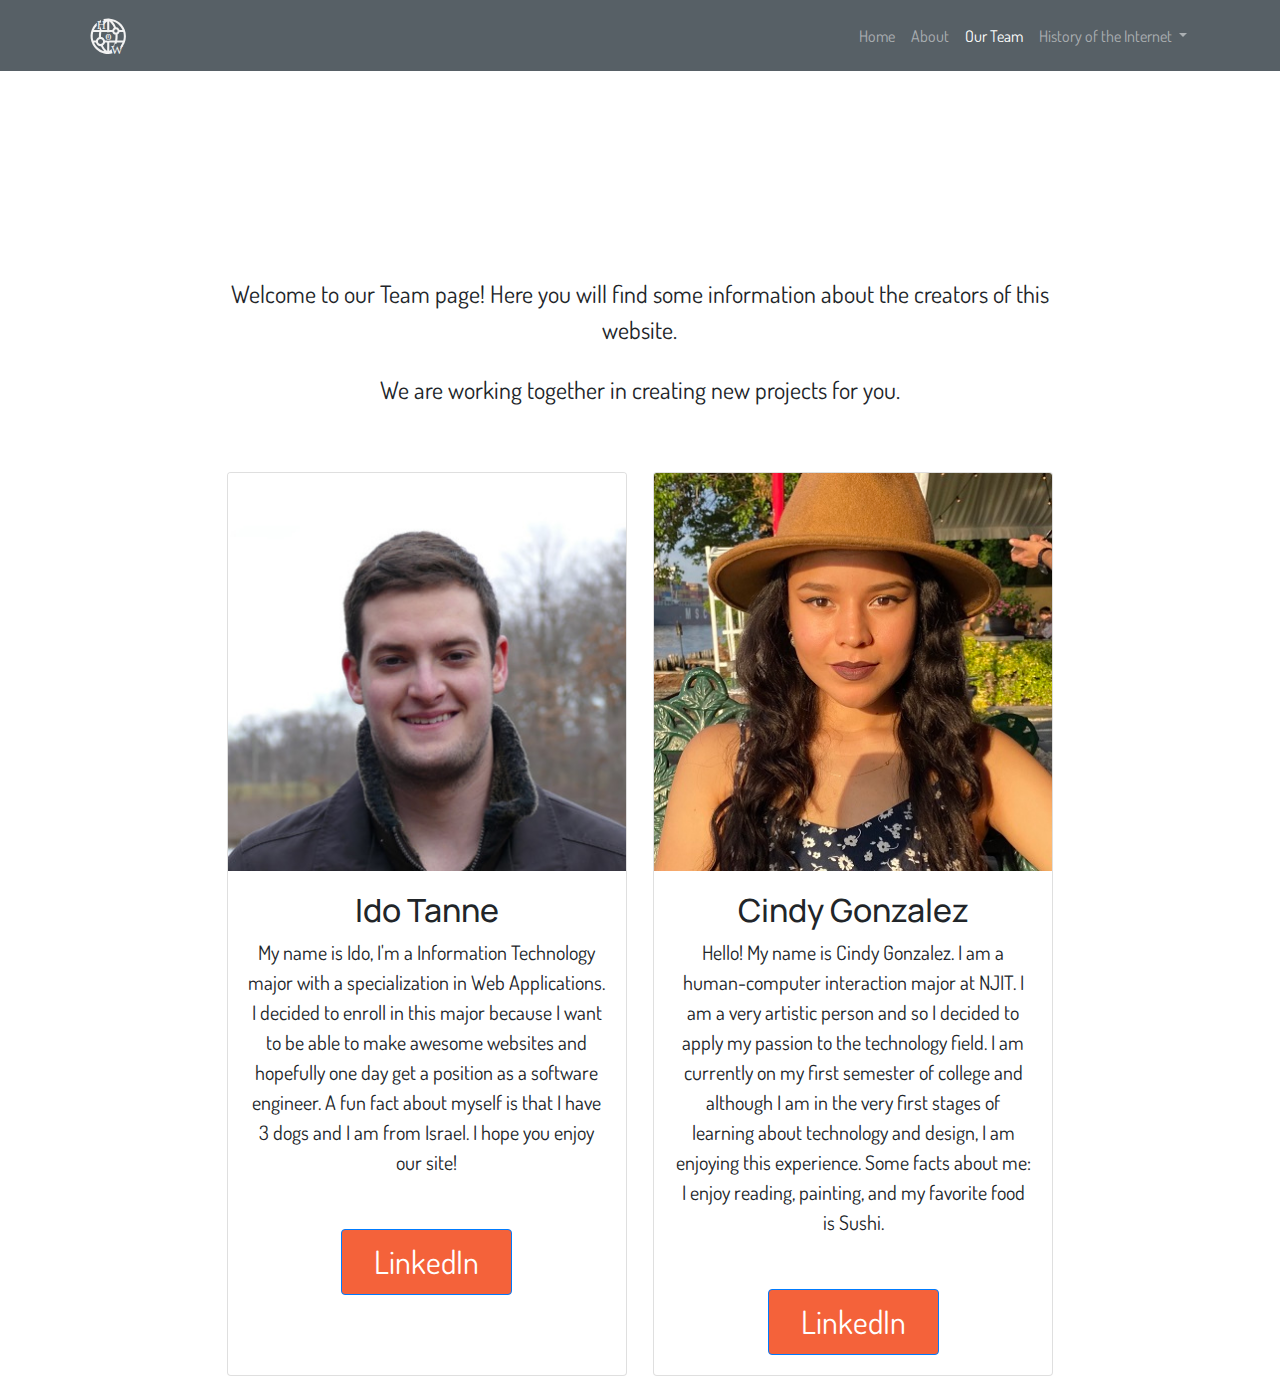
<file: docs/ourteam.html>
<!DOCTYPE html>
<html lang="en">
<head>
	<!-- Font links -->
	<link href="https://fonts.googleapis.com/css2?family=Manrope:wght@500&display=swap" rel="stylesheet">
	<link href="https://fonts.googleapis.com/css2?family=Dosis&display=swap" rel="stylesheet"> 
	
    <style>

		a.btn-primary{
			background: #F4623A;
			font-size: 2rem;
			padding: .5rem 2rem;
			margin-top: 2rem;
		}
		
		a.btn-primary:hover, a.btn-primary:focus, a.btn-primary:active, a.btn-primary.active, .open>.dropdown-toggle.btn-primary {
			background: #C12F07;
		}
		.title {
			background: url("https://images.pexels.com/photos/33041/antelope-canyon-lower-canyon-arizona.jpg?auto=compress&cs=tinysrgb&dpr=2&h=650&w=940");
			background-position: 0% 65%;
			background-size: cover;
			padding-top:50px;
			padding-bottom:50px;
			margin-bottom:40px;
		}
		.card {
			margin-top:40px
		}
		
		p.card-text{
			font-size: 1.25rem;
		}
		
		p{
			font-size: 1.5rem;
		}
		
		h1{
			font-size: 3rem !important;
		}
		
		@media (max-width: 992px){
			.navbar-collapse{
				background-color: #576066;
				padding: 0px 25px;
			}
		
			a.dropdown-item{
				color: rgba(255, 255, 255, 0.5);
				padding: 0px 25px;
				background-color: #576066;
				border-bottom: thin solid rgba(255, 255, 255, 0.5);
			}
			
			a.dropdown-item:hover{
				color: rgba(255, 255, 255, 0.5);
				background-color: #3E474D;
			}
			
			.dropdown-menu.show{
				background-color: #576066;
				
				border: none;
			}
			
			.dropdown-item:last-child{
				border-bottom: none;
			}
		}

    </style>
    <meta charset="UTF-8">
    <meta name="viewport" content="width=device-width, initial-scale=1, shrink-to-fit=no">

    <!-- Bootstrap CSS -->
    <link rel="stylesheet" href="../css/bootstrap.css">

    <title>Our Team</title>
</head>
<body>
    <!-- Navigation Bar -->
	<nav class="navbar navbar-expand-lg fixed-top navbar-dark" style="background-color: #576066">
			<div class="container">
				<a class="navbar-brand" href="../index.html"><img src="../icons/Website_Icon_White.svg" width="45px" height="45px" alt="" style=""></a> 
				<button class="navbar-toggler" type="button" data-toggle="collapse" data-target="#navbarSupportedContent" aria-controls="navbarSupportedContent" aria-expanded="false" aria-label="Toggle navigation">
			   		<span class="navbar-toggler-icon"></span>
			    </button>
			   <div class="collapse navbar-collapse" id="navbarSupportedContent">
				  <ul class="navbar-nav ml-auto">
					 <li class="nav-item">
						<a class="nav-link" href="../index.html">Home</a>
					 </li>
					 <li class="nav-item">
						<a class="nav-link" href="about.html">About</a>
					 </li>
					  <li class="nav-item active">
						<a class="nav-link" href="ourteam.html">Our Team <span class="sr-only">(current)</span></a>
					 </li>
					 <li class="nav-item dropdown" >
						<a class="nav-link dropdown-toggle" href="#" id="navbarDropdown" role="button" data-toggle="dropdown" aria-haspopup="true" aria-expanded="false">
						History of the Internet
						</a>
						 <div class="dropdown-menu" aria-labelledby="navbarDropdown">
							 <a href="inventionoftheinterent.html" class="dropdown-item">Invention of the Internet</a>
							 <a href="browserwars.html" class="dropdown-item">Browser Wars</a>
							 <a href="internetsearch.html" class="dropdown-item">Internet Search Page</a>
							 <a href="dotcombubble.html" class="dropdown-item">Dot Com Bubble</a>
							 <a href="people.html" class="dropdown-item">People</a>
						 </div>
					 </li>
				  </ul>
			   </div>
			</div>
		   
		</nav>    	
    <!-- END: Navigation Bar -->
  
    <div class="container-fluid"  style="margin-top: 70px">
            <div class="row justify-content-center text-center">
				<div class="col-xl-12 color title">
					<h1 style="color:white"> Our Team </h1>
				</div>
				<div class="col-xl-8">
					<p> Welcome to our Team page! Here you will find some information about the creators of this website. </p>
					<p> We are working together in creating new projects for you. </p>
				</div>
				
				<div class="col-xl-8">
						<div class="row justify-content-around">

							<div class="card" style="width:400px">
								<img src="../imgs/idopic.PNG" class="card-img-top" alt="Ido Tanne">
								<div class="card-body">
									<h2>Ido Tanne</h2>
									<p class="card-text">My name is Ido, I'm a Information Technology major with a specialization in Web Applications. I decided to enroll in this major because I want to be able to make awesome websites and hopefully one day get a position as a software engineer. A fun fact about myself is that I have 3 dogs and I am from Israel. I hope you enjoy our site!</p>
									
									<a class="btn btn-primary" href="https://www.linkedin.com/in/ido-tanne-51a4b664/">LinkedIn</a>							
									
								</div>
								</div>
							<div class="card" style="width:400px;">
								<img src="../imgs/cindypic.JPG" class="card-img-top" alt="Cindy Gonzalez">
								<div class="card-body">
									<h2>Cindy Gonzalez</h2>
									<p class="card-text">Hello! My name is Cindy Gonzalez. I am a human-computer interaction major at NJIT. I am a very artistic person and so I decided to apply my passion to the technology field. I am currently on my first semester of college and although I am in the very first stages of learning about technology and design, I am enjoying this experience. Some facts about me: I enjoy reading, painting, and my favorite food is Sushi.</p>
									
									<a class="btn btn-primary" href="#">LinkedIn</a> <!--Just add your LinkedIn Link in href. Oh! Remove the # btw-->
								</div>
							</div>
						</div>
					</div>
					
			</div>
                

                
    </div>

    <!-- Optional JavaScript -->
    <!-- jQuery first, then Popper.js, then Bootstrap JS -->
    <script src="https://code.jquery.com/jquery-3.5.1.slim.min.js" integrity="sha384-DfXdz2htPH0lsSSs5nCTpuj/zy4C+OGpamoFVy38MVBnE+IbbVYUew+OrCXaRkfj" crossorigin="anonymous"></script>
    <script src="https://cdn.jsdelivr.net/npm/popper.js@1.16.1/dist/umd/popper.min.js" integrity="sha384-9/reFTGAW83EW2RDu2S0VKaIzap3H66lZH81PoYlFhbGU+6BZp6G7niu735Sk7lN" crossorigin="anonymous"></script>
    <script src="https://stackpath.bootstrapcdn.com/bootstrap/4.5.2/js/bootstrap.min.js" integrity="sha384-B4gt1jrGC7Jh4AgTPSdUtOBvfO8shuf57BaghqFfPlYxofvL8/KUEfYiJOMMV+rV" crossorigin="anonymous"></script>
            
</body>
</html>
</file>
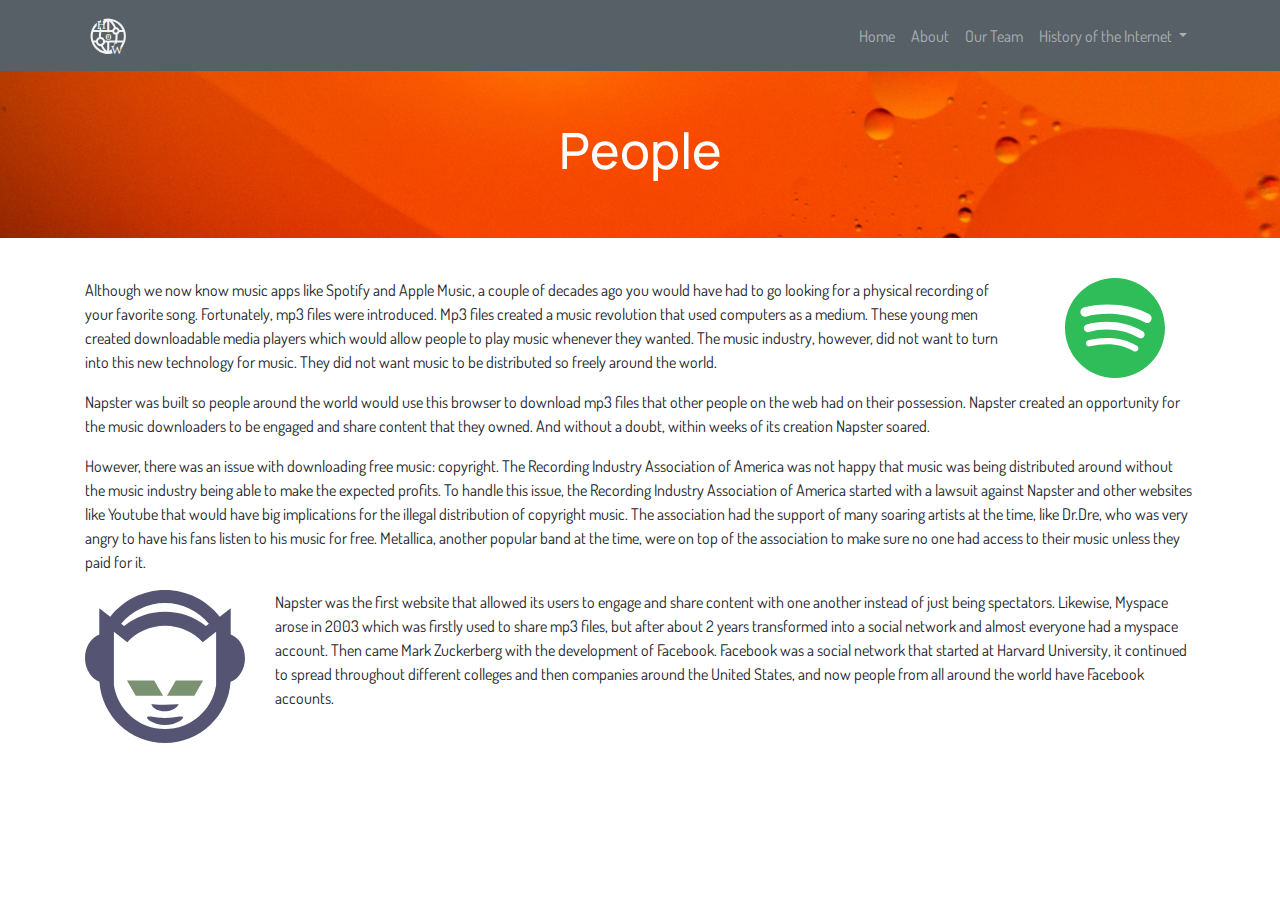
<file: docs/people.html>
<!DOCTYPE html>
<html lang="en">
<head>
	<!-- Font links -->
	<link href="https://fonts.googleapis.com/css2?family=Manrope:wght@500&display=swap" rel="stylesheet">
	<link href="https://fonts.googleapis.com/css2?family=Dosis&display=swap" rel="stylesheet"> 
	
    <meta charset="UTF-8">
    <meta name="viewport" content="width=device-width, initial-scale=1, shrink-to-fit=no">

    <!-- Bootstrap CSS -->
    <link rel="stylesheet" href="../css/bootstrap.css">

    <title>People</title>
	<style>
		div.containers{
			text-align:center;
			padding-top:50px;
			padding-bottom:50px;
			margin-bottom:40px;
			background-image: url("../imgs/orange_bubbles.jpg");
			background-position: center 175px;
			background-size: cover;
			color:white;
			margin-top:70px;
		}
		h1{
			font-size:50px;
		}
		
		@media (max-width: 992px){
			.navbar-collapse{
				background-color: #576066;
				padding: 0px 25px;
			}
		
			.dropdown-item{
				color: rgba(255, 255, 255, 0.5);
				padding: 0px 25px;
				background-color: #576066;
				border-bottom: thin solid rgba(255, 255, 255, 0.5);
			}
			
			.dropdown-item:hover{
				color: rgba(255, 255, 255, 0.5);
				background-color: #3E474D;
			}
			
			.dropdown-menu{
				background-color: #576066;
				
				border: none;
			}
			
			.dropdown-item:last-child{
				border-bottom: none;
			}
		}

	</style>
</head>
<body>

    <!-- Navigation Bar -->
	<nav class="navbar navbar-expand-lg fixed-top navbar-dark" style="background-color: #576066">
			<div class="container">
				<a class="navbar-brand" href="../index.html"><img src="../icons/Website_Icon_White.svg" width="45px" height="45px" alt="" style=""></a> 
				<button class="navbar-toggler" type="button" data-toggle="collapse" data-target="#navbarSupportedContent" aria-controls="navbarSupportedContent" aria-expanded="false" aria-label="Toggle navigation">
			   		<span class="navbar-toggler-icon"></span>
			    </button>
			   <div class="collapse navbar-collapse" id="navbarSupportedContent">
				  <ul class="navbar-nav ml-auto">
					 <li class="nav-item">
						<a class="nav-link" href="../index.html">Home</a>
					 </li>
					 <li class="nav-item">
						<a class="nav-link" href="about.html">About</a>
					 </li>
					  <li class="nav-item">
						<a class="nav-link" href="ourteam.html">Our Team</a>
					 </li>
					 <li class="nav-item dropdown" >
						<a class="nav-link dropdown-toggle" href="#" id="navbarDropdown" role="button" data-toggle="dropdown" aria-haspopup="true" aria-expanded="false">
						History of the Internet
						</a>
						 <div class="dropdown-menu" aria-labelledby="navbarDropdown">
							 <a href="inventionoftheinterent.html" class="dropdown-item">Invention of the Internet</a>
							 <a href="browserwars.html" class="dropdown-item">Browser Wars</a>
							 <a href="internetsearch.html" class="dropdown-item">Internet Search Page</a>
							 <a href="dotcombubble.html" class="dropdown-item">Dot Com Bubble</a>
							 <a href="people.html" class="dropdown-item">People</a>
						 </div>
					 </li>
				  </ul>
			   </div>
			</div>
		   
		</nav>    	
    <!-- END: Navigation Bar -->

    <!-- Optional JavaScript -->
    <!-- jQuery first, then Popper.js, then Bootstrap JS -->
    <script src="https://code.jquery.com/jquery-3.5.1.slim.min.js" integrity="sha384-DfXdz2htPH0lsSSs5nCTpuj/zy4C+OGpamoFVy38MVBnE+IbbVYUew+OrCXaRkfj" crossorigin="anonymous"></script>
    <script src="https://cdn.jsdelivr.net/npm/popper.js@1.16.1/dist/umd/popper.min.js" integrity="sha384-9/reFTGAW83EW2RDu2S0VKaIzap3H66lZH81PoYlFhbGU+6BZp6G7niu735Sk7lN" crossorigin="anonymous"></script>
    <script src="https://stackpath.bootstrapcdn.com/bootstrap/4.5.2/js/bootstrap.min.js" integrity="sha384-B4gt1jrGC7Jh4AgTPSdUtOBvfO8shuf57BaghqFfPlYxofvL8/KUEfYiJOMMV+rV" crossorigin="anonymous"></script>

<!-- Content -->
	<div class="containers">
		<h1> People </h1>
	</div>
		<div class="container">
			<div class="row">
				<p class="col-xl-10 col-9">
				Although we now know music apps like Spotify and Apple Music, a couple of decades ago you would have had to go looking for a physical recording of your favorite song. Fortunately, mp3 files were introduced. Mp3 files created a music revolution that used computers as a medium. These young men created downloadable media players which would allow people to play music whenever they wanted. The music industry, however, did not want to turn into this new technology for music. They did not want music to be distributed so freely around the world.
				</p>
				<img class="col-xl-2 col-3" src="../imgs/spotify.svg" alt="" height="100">
				<p class="col-xl-12">
				Napster was built so people around the world would use this browser to download mp3 files that other people on the web had on their possession. Napster created an opportunity for the music downloaders to be engaged and share content that they owned. And without a doubt, within weeks of its creation Napster soared.
				</p>
				<p class="col-xl-12">
				However, there was an issue with downloading free music: copyright. The Recording Industry Association of America was not happy that music was being distributed around without the music industry being able to make the expected profits. To handle this issue, the Recording Industry Association of America  started with a lawsuit against Napster and other websites like Youtube that would have big implications for the illegal distribution of copyright music. The association had the support of many soaring artists  at the time, like Dr.Dre, who was very angry to have his fans listen to his music for free. Metallica, another popular band at the time, were on top of the association to make sure no one had access to their music unless they paid for it.
				</p>
				<img class="col-xl-2 col-4" src="../imgs/napster.svg" alt="">
				<p class="col-xl-10 col-8">
				Napster was the first website that allowed its users to engage and share content with one another instead of just being spectators. Likewise, Myspace arose in 2003 which was firstly used to share mp3 files, but after about 2 years transformed into a social network and almost everyone had a myspace account. Then came Mark Zuckerberg with the development of Facebook. Facebook was a social network that started at Harvard University, it continued to spread throughout different colleges and then companies around the United States, and now people from all around the world have Facebook accounts.
				</p>
			</div>
	</div>
</body>
</html>
</file>
